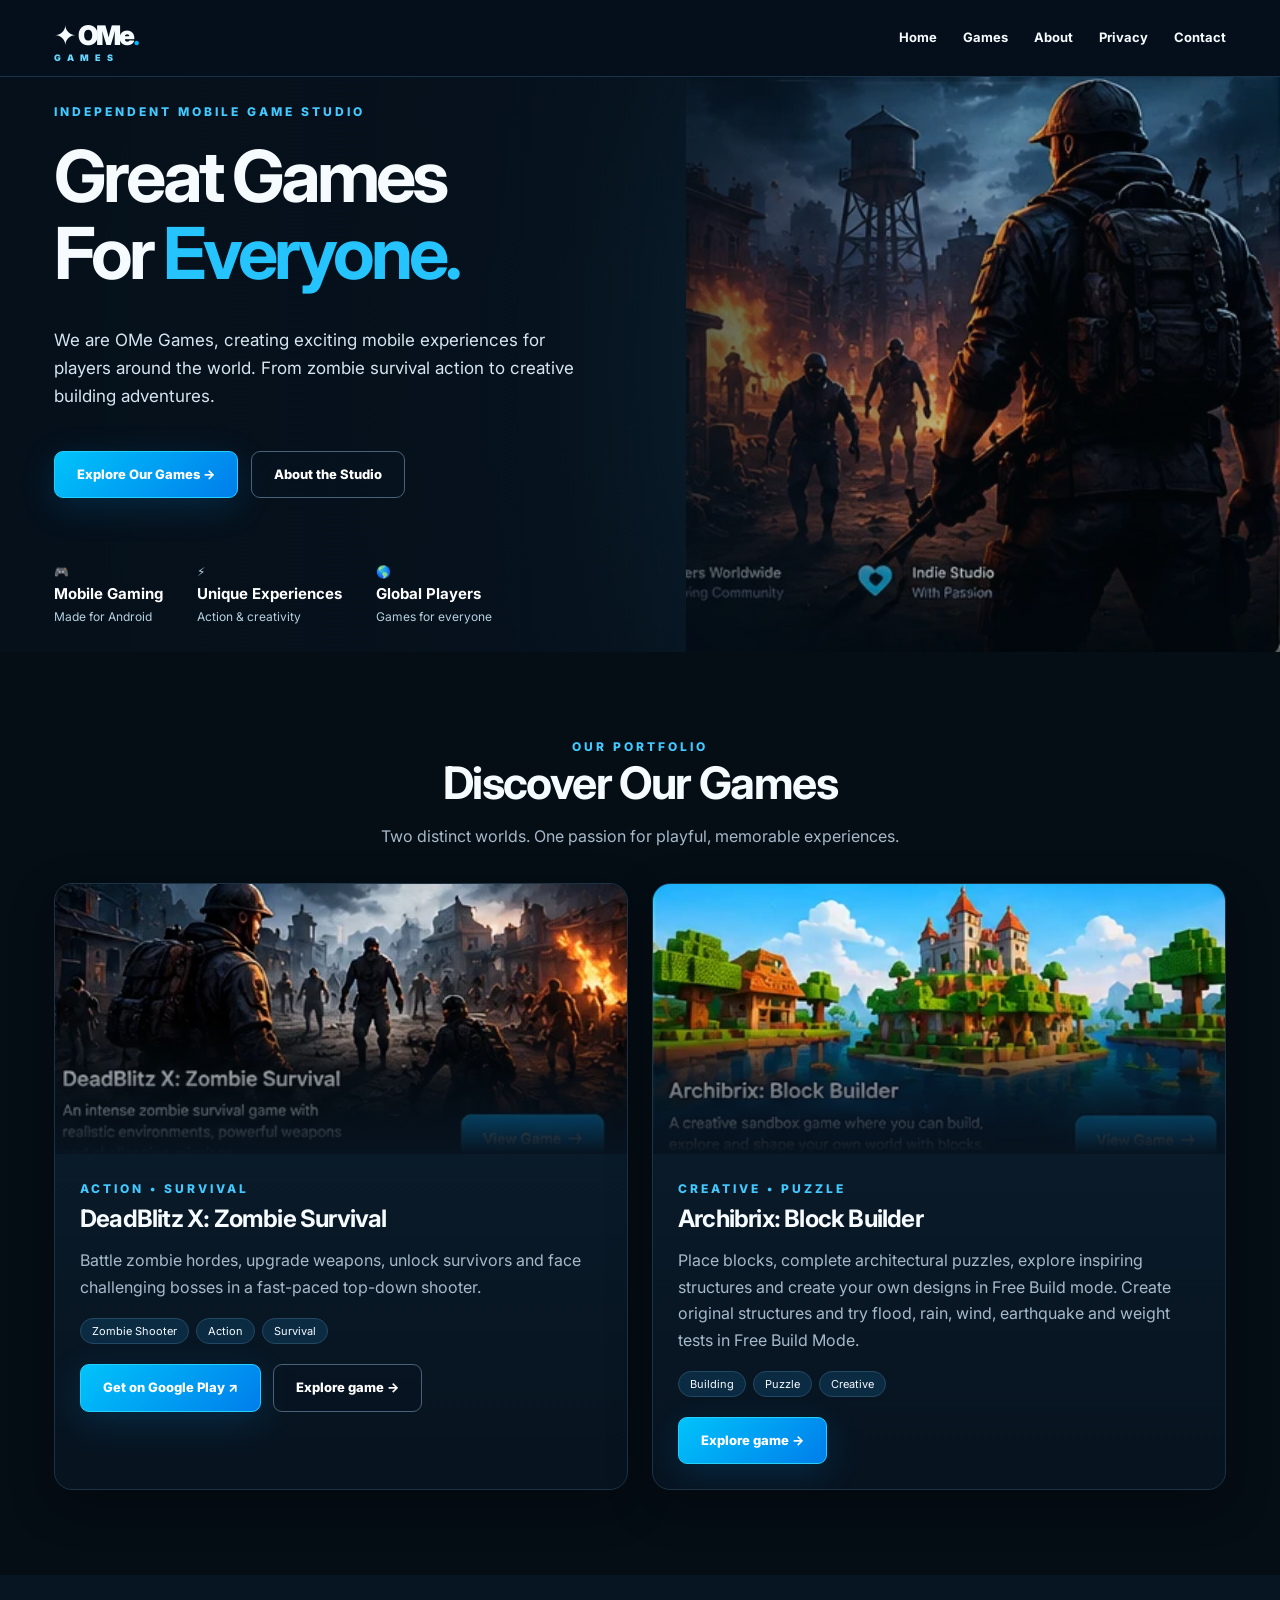
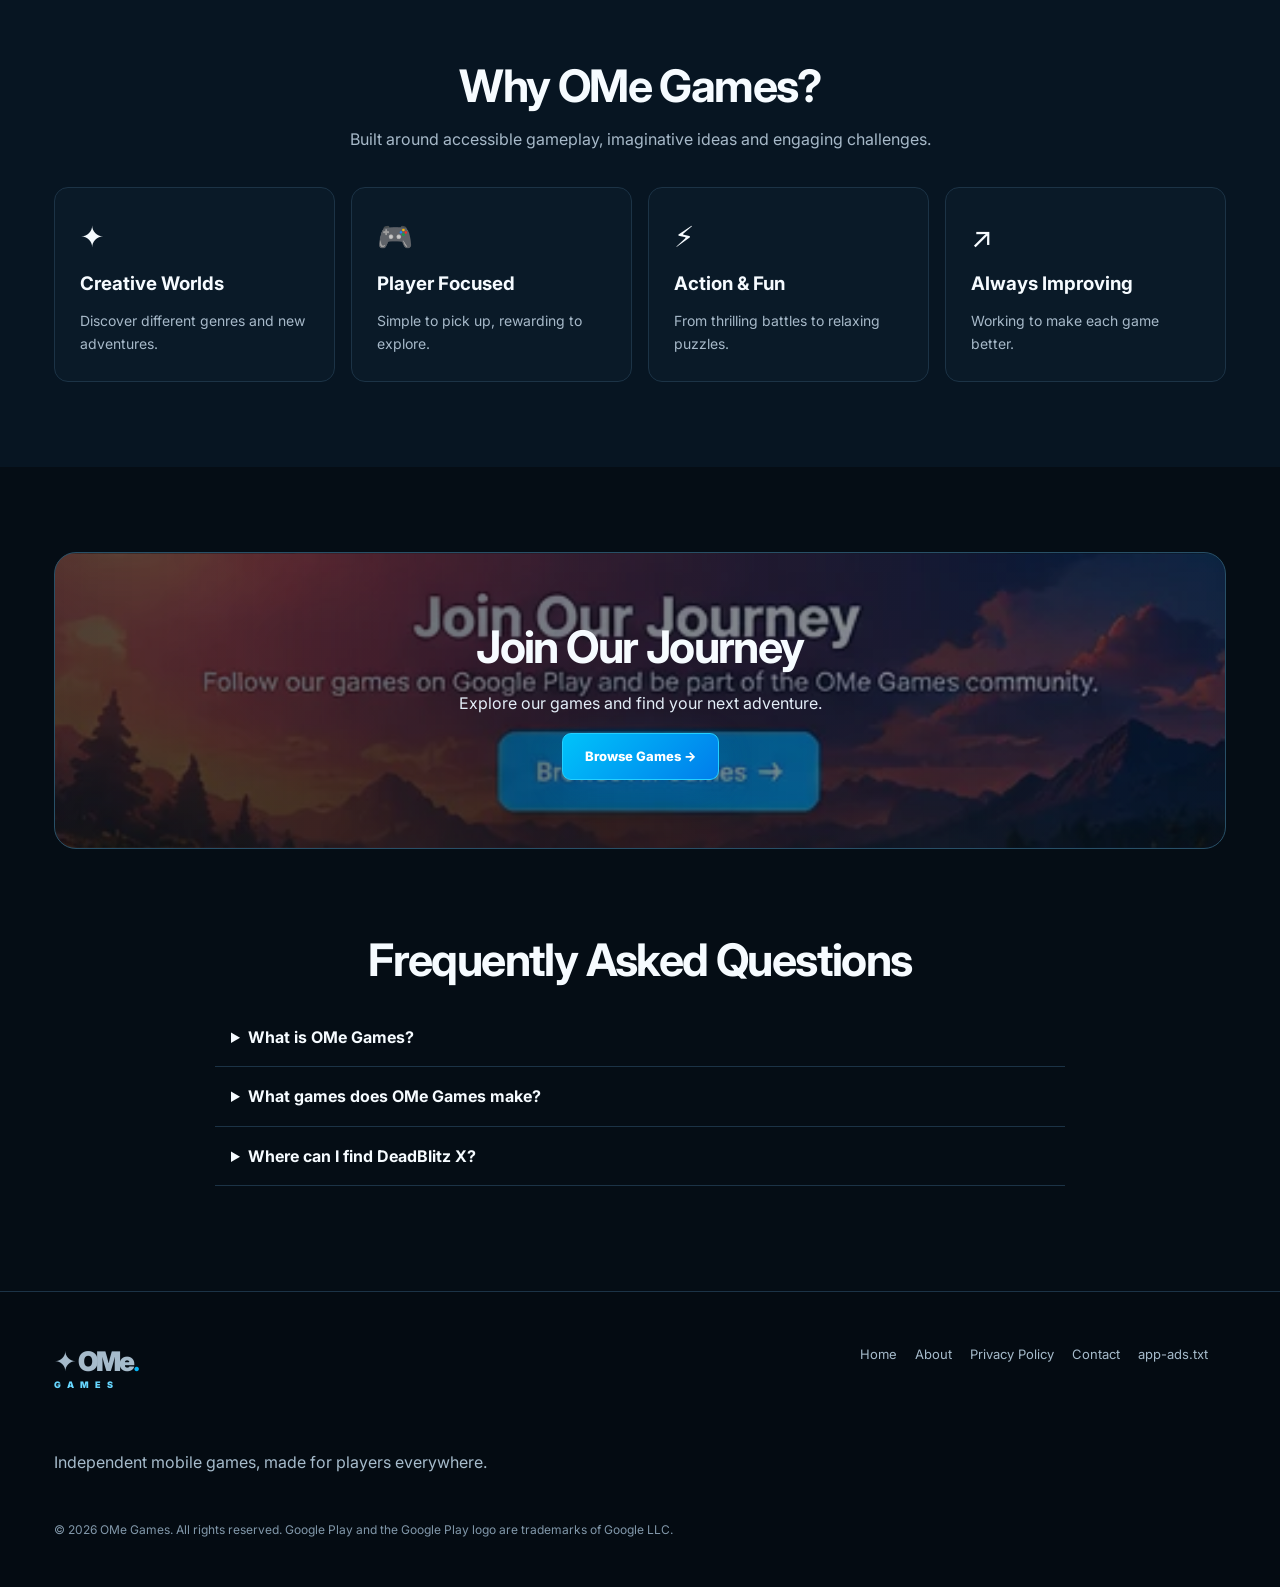
<file: index.html>
<!DOCTYPE html>
<html lang="en"><head><meta charset="utf-8"/><meta content="width=device-width,initial-scale=1" name="viewport"/><title>OMe Games | Mobile Games, Zombie Survival &amp; Creative Building</title><meta content="Discover OMe Games, the independent mobile game studio behind DeadBlitz X: Zombie Survival and Archibrix: Block Builder." name="description"/><meta content="#06111c" name="theme-color"/><link href="https://ome-games.github.io/index.html" rel="canonical"/><meta content="website" property="og:type"/><meta content="OMe Games" property="og:site_name"/><meta content="OMe Games | Mobile Games, Zombie Survival &amp; Creative Building" property="og:title"/><meta content="Discover OMe Games, the independent mobile game studio behind DeadBlitz X: Zombie Survival and Archibrix: Block Builder." property="og:description"/><meta content="https://ome-games.github.io/index.html" property="og:url"/><meta content="https://ome-games.github.io/assets/deadblitz-wide.webp" property="og:image"/><meta content="summary_large_image" name="twitter:card"/><link href="./style.css" rel="stylesheet"/><script type="application/ld+json">{"@context": "https://schema.org", "@graph": [{"@context": "https://schema.org", "@type": "Organization", "name": "OMe Games", "url": "https://ome-games.github.io/", "description": "Independent mobile game studio developing DeadBlitz X: Zombie Survival and Archibrix: Block Builder."}, {"@type": "WebSite", "name": "OMe Games", "url": "https://ome-games.github.io/"}]}</script></head><body><header><nav class="wrap"><a class="logo" href="./index.html">✦ OMe<b>.</b><small>GAMES</small></a><div class="links"><a href="./index.html">Home</a><a href="./games/index.html">Games</a><a href="./about.html">About</a><a href="./privacy.html">Privacy</a><a href="./contact.html">Contact</a></div></nav></header><main><div class="hero"><div class="wrap"><div class="eyebrow">Independent mobile game studio</div><h1>Great Games<br/>For <span class="accent">Everyone.</span></h1><p>We are OMe Games, creating exciting mobile experiences for players around the world. From zombie survival action to creative building adventures.</p><div class="actions"><a class="btn" href="#games">Explore Our Games →</a><a class="btn ghost" href="./about.html">About the Studio</a></div><div class="stats"><div>🎮 <strong>Mobile Gaming</strong>Made for Android</div><div>⚡ <strong>Unique Experiences</strong>Action &amp; creativity</div><div>🌎 <strong>Global Players</strong>Games for everyone</div></div></div></div><section id="games"><div class="wrap"><div class="center"><div class="eyebrow">Our portfolio</div><h2 class="section-title">Discover Our Games</h2><p class="sub">Two distinct worlds. One passion for playful, memorable experiences.</p></div><div class="cards"><article class="game"><div class="art" style="background-image:url('./assets/deadblitz-wide.webp')"></div><div class="body"><div class="eyebrow">Action • Survival</div><h3>DeadBlitz X: Zombie Survival</h3><p>Battle zombie hordes, upgrade weapons, unlock survivors and face challenging bosses in a fast-paced top-down shooter.</p><div class="tags"><span>Zombie Shooter</span><span>Action</span><span>Survival</span></div><div class="buttons"><a class="btn" href="https://play.google.com/store/apps/details?id=com.aistudio.zombiesurvival.vkmzla" rel="noopener" target="_blank">Get on Google Play ↗</a><a class="btn ghost" href="./games/deadblitz-x.html">Explore game →</a></div></div></article><article class="game"><div class="art" style="background-image:url('./assets/archibrix-wide.webp')"></div><div class="body"><div class="eyebrow">Creative • Puzzle</div><h3>Archibrix: Block Builder</h3><p>Place blocks, complete architectural puzzles, explore inspiring structures and create your own designs in Free Build mode. Create original structures and try flood, rain, wind, earthquake and weight tests in Free Build Mode.</p><div class="tags"><span>Building</span><span>Puzzle</span><span>Creative</span></div><div class="buttons"><a class="btn" href="./games/archibrix.html">Explore game →</a></div></div></article></div></div></section><section style="background:#071522"><div class="wrap"><div class="center"><h2 class="section-title">Why OMe Games?</h2><p class="sub">Built around accessible gameplay, imaginative ideas and engaging challenges.</p></div><div class="features"><div class="feature"><div class="symbol">✦</div><h3>Creative Worlds</h3><p>Discover different genres and new adventures.</p></div><div class="feature"><div class="symbol">🎮</div><h3>Player Focused</h3><p>Simple to pick up, rewarding to explore.</p></div><div class="feature"><div class="symbol">⚡</div><h3>Action &amp; Fun</h3><p>From thrilling battles to relaxing puzzles.</p></div><div class="feature"><div class="symbol">↗</div><h3>Always Improving</h3><p>Working to make each game better.</p></div></div></div></section><section><div class="wrap"><div class="banner"><h2 class="section-title">Join Our Journey</h2><p>Explore our games and find your next adventure.</p><a class="btn" href="#games">Browse Games →</a></div></div></section><section style="padding-top:0"><div class="wrap"><h2 class="section-title center">Frequently Asked Questions</h2><div class="faq"><details><summary>What is OMe Games?</summary><p>OMe Games is an independent mobile game studio creating action and creative puzzle games.</p></details><details><summary>What games does OMe Games make?</summary><p>Our portfolio includes DeadBlitz X: Zombie Survival and Archibrix: Block Builder.</p></details><details><summary>Where can I find DeadBlitz X?</summary><p>DeadBlitz X is available through its official Google Play listing.</p></details></div></div></section></main><footer><div class="wrap"><div class="foot"><div><a class="logo" href="./index.html">✦ OMe<b>.</b><small>GAMES</small></a><p>Independent mobile games, made for players everywhere.</p></div><div><a href="./index.html">Home</a><a href="./about.html">About</a><a href="./privacy.html">Privacy Policy</a><a href="./contact.html">Contact</a><a href="./app-ads.txt">app-ads.txt</a></div></div><div class="fine">© 2026 OMe Games. All rights reserved. Google Play and the Google Play logo are trademarks of Google LLC.</div></div></footer></body></html>
</file>
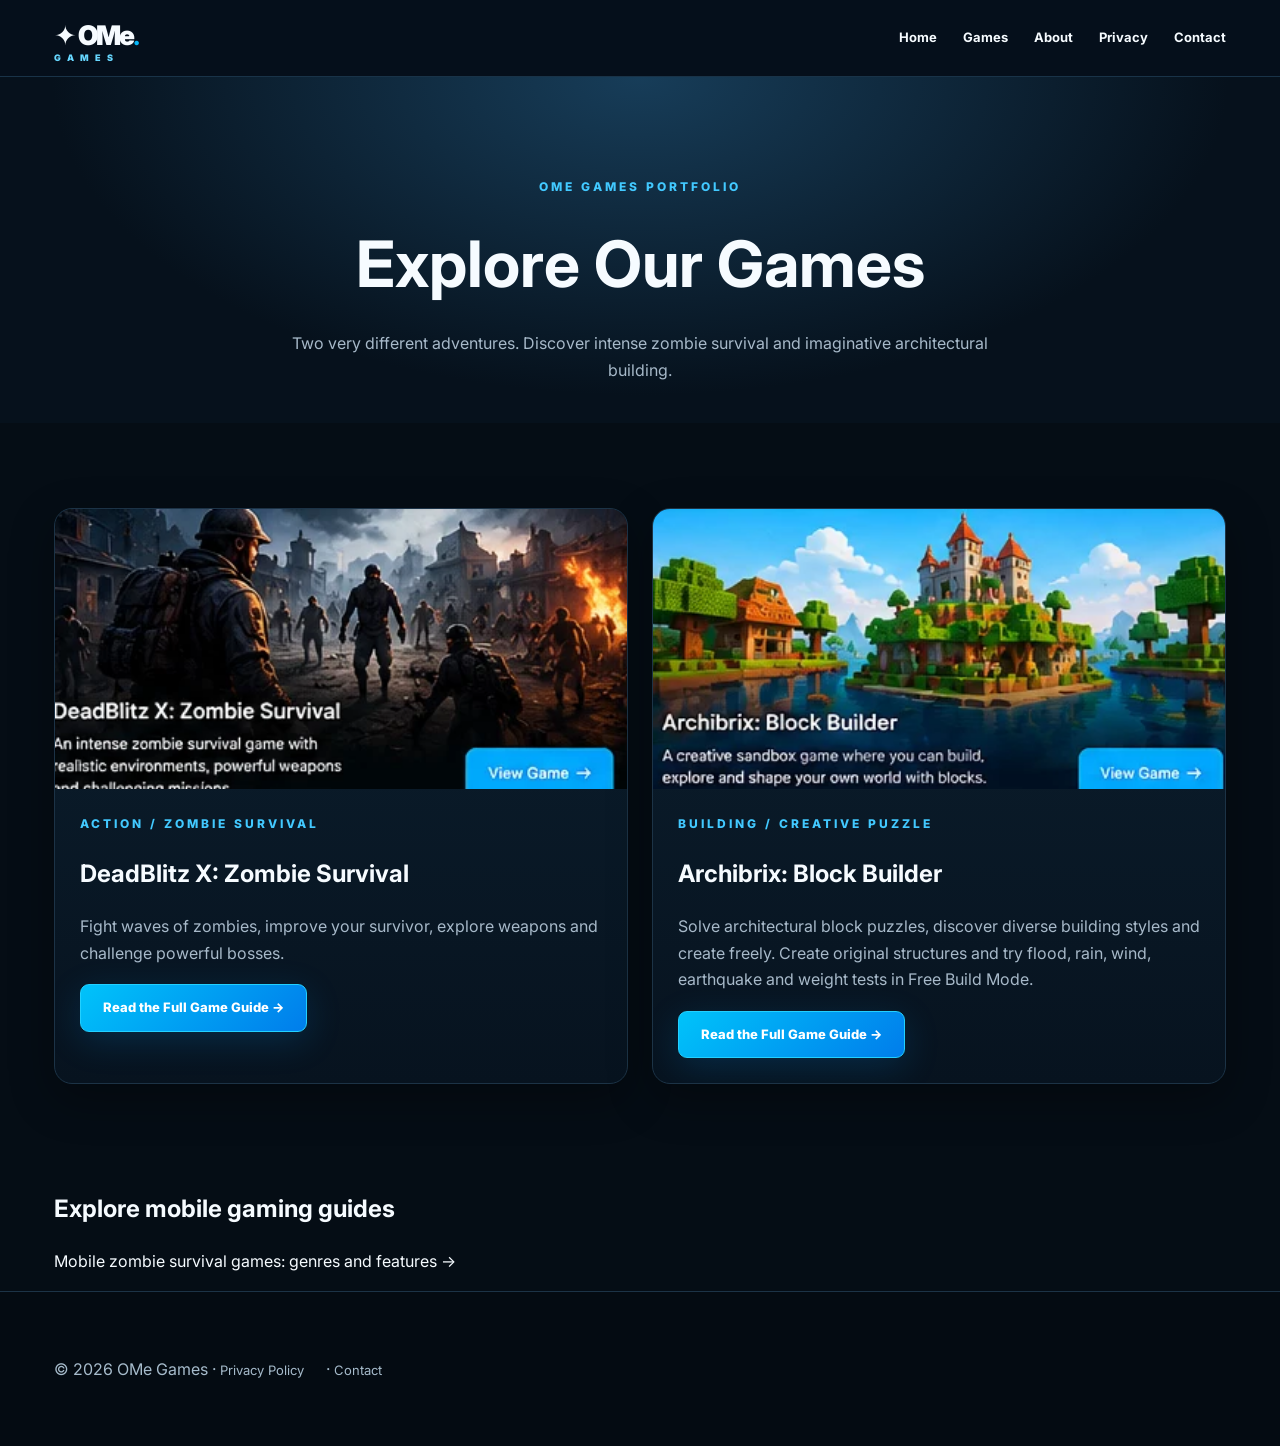
<file: games/index.html>
<!DOCTYPE html>
<html lang="en"><head><meta charset="utf-8"/><meta content="width=device-width,initial-scale=1" name="viewport"/><title>Our Games – DeadBlitz X and Archibrix | OMe Games</title><meta content="Explore OMe Games Android titles: DeadBlitz X zombie survival shooter and Archibrix creative building puzzles. Read detailed guides and discover each game." name="description"/><link href="https://ome-games.github.io/games/" rel="canonical"/><meta content="Our Games | OMe Games" property="og:title"/><meta content="https://ome-games.github.io/assets/world.webp" property="og:image"/><link href="../style.css" rel="stylesheet"/></head><body><header><nav class="wrap"><a class="logo" href="../index.html">✦ OMe<b>.</b><small>GAMES</small></a><div class="links"><a href="../index.html">Home</a><a href="./index.html">Games</a><a href="../about.html">About</a><a href="../privacy.html">Privacy</a><a href="../contact.html">Contact</a></div></nav></header><main><section class="catalog-intro"><div class="wrap center"><div class="eyebrow">OMe Games portfolio</div><h1>Explore Our Games</h1><p class="sub">Two very different adventures. Discover intense zombie survival and imaginative architectural building.</p></div></section><section><div class="wrap"><div class="cards"><article class="game"><a href="./deadblitz-x.html"><img alt="Illustrative DeadBlitz X zombie survival artwork" class="catalog-image" src="../assets/deadblitz-wide.webp"/></a><div class="body"><div class="eyebrow">Action / Zombie Survival</div><h2>DeadBlitz X: Zombie Survival</h2><p>Fight waves of zombies, improve your survivor, explore weapons and challenge powerful bosses.</p><a class="btn" href="./deadblitz-x.html">Read the Full Game Guide →</a></div></article><article class="game"><a href="./archibrix.html"><img alt="Illustrative Archibrix block building artwork" class="catalog-image" src="../assets/archibrix-wide.webp"/></a><div class="body"><div class="eyebrow">Building / Creative Puzzle</div><h2>Archibrix: Block Builder</h2><p>Solve architectural block puzzles, discover diverse building styles and create freely. Create original structures and try flood, rain, wind, earthquake and weight tests in Free Build Mode.</p><a class="btn" href="./archibrix.html">Read the Full Game Guide →</a></div></article></div></div></section><section class="wrap"><h2>Explore mobile gaming guides</h2><p><a href="../guides/mobile-zombie-games.html">Mobile zombie survival games: genres and features →</a></p></section></main><footer><div class="wrap"><p>© 2026 OMe Games · <a href="../privacy.html">Privacy Policy</a> · <a href="../contact.html">Contact</a></p></div></footer></body></html>
</file>
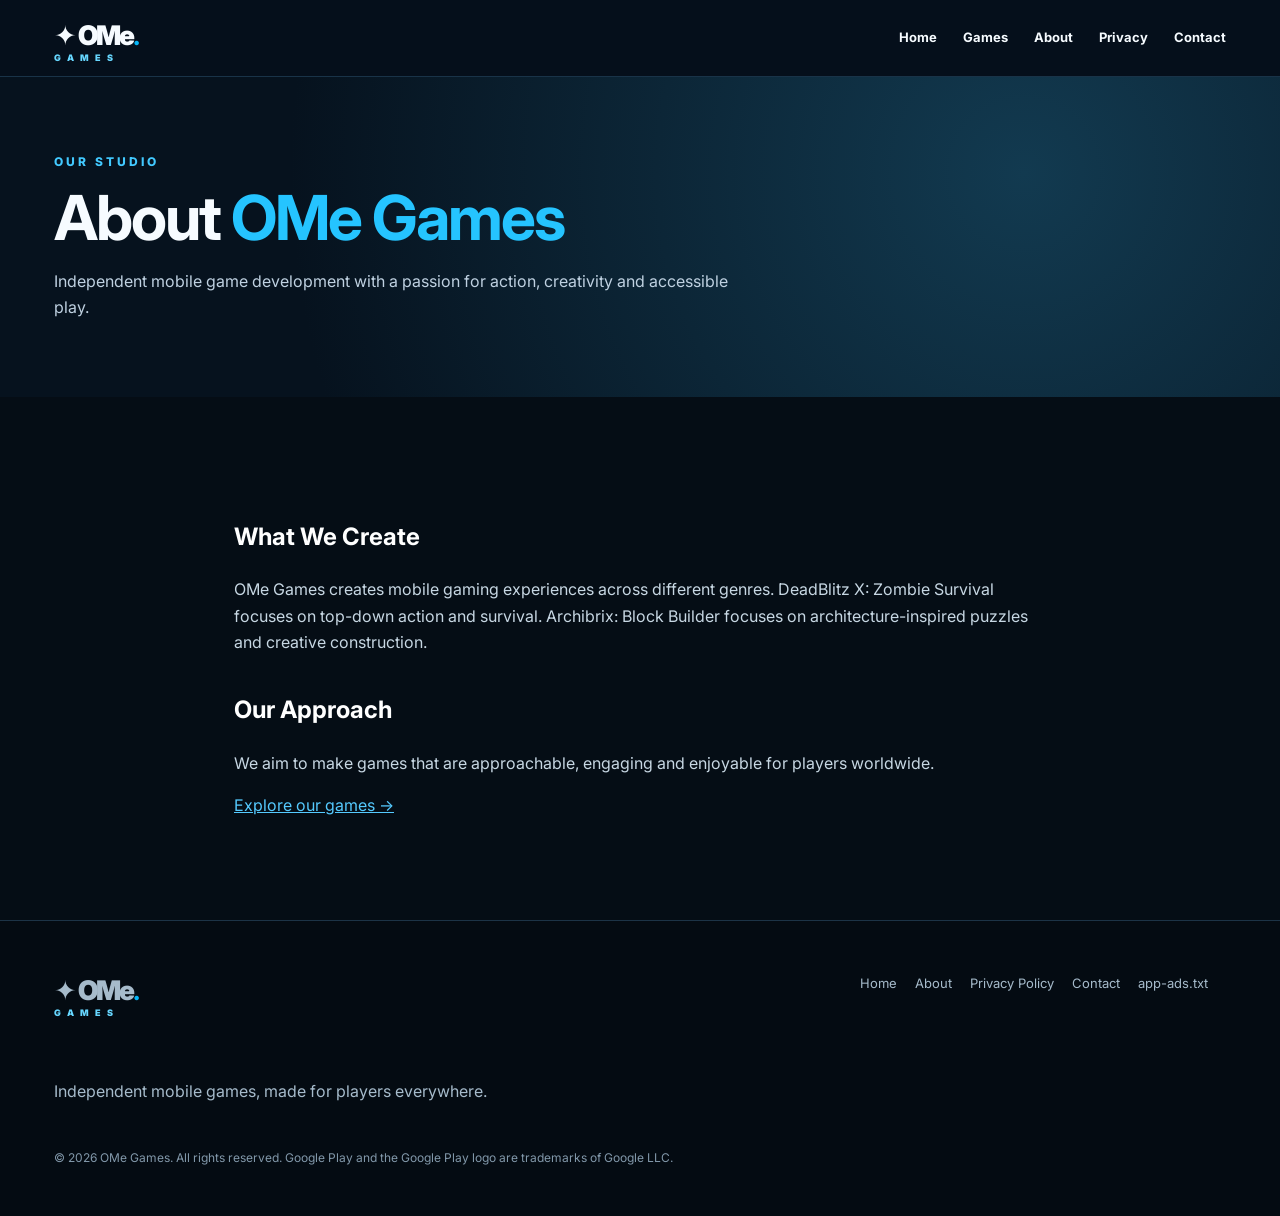
<file: about.html>
<!doctype html><html lang="en"><head><meta charset="utf-8"><meta name="viewport" content="width=device-width,initial-scale=1"><title>About OMe Games | Independent Mobile Game Studio</title><meta name="description" content="Learn about OMe Games and our mobile games DeadBlitz X and Archibrix."><meta name="theme-color" content="#06111c"><link rel="canonical" href="https://ome-games.github.io/about.html"><meta property="og:type" content="website"><meta property="og:site_name" content="OMe Games"><meta property="og:title" content="About OMe Games | Independent Mobile Game Studio"><meta property="og:description" content="Learn about OMe Games and our mobile games DeadBlitz X and Archibrix."><meta property="og:url" content="https://ome-games.github.io/about.html"><meta property="og:image" content="https://ome-games.github.io/assets/deadblitz-wide.webp"><meta name="twitter:card" content="summary_large_image"><link rel="stylesheet" href="./style.css"><script type="application/ld+json">{"@context": "https://schema.org", "@type": "Organization", "name": "OMe Games", "url": "https://ome-games.github.io/", "description": "Independent mobile game studio developing DeadBlitz X: Zombie Survival and Archibrix: Block Builder."}</script></head><body><header><nav class="wrap"><a class="logo" href="./index.html">✦ OMe<b>.</b><small>GAMES</small></a><div class="links"><a href="./index.html">Home</a><a href="./games/index.html">Games</a><a href="./about.html">About</a><a href="./privacy.html">Privacy</a><a href="./contact.html">Contact</a></div></nav></header><main><div class="pagehero"><div class="wrap"><div class="eyebrow">Our studio</div><h1>About <span class="accent">OMe Games</span></h1><p>Independent mobile game development with a passion for action, creativity and accessible play.</p></div></div><section><div class="wrap copy"><h2>What We Create</h2><p>OMe Games creates mobile gaming experiences across different genres. DeadBlitz X: Zombie Survival focuses on top-down action and survival. Archibrix: Block Builder focuses on architecture-inspired puzzles and creative construction.</p><h2>Our Approach</h2><p>We aim to make games that are approachable, engaging and enjoyable for players worldwide.</p><p><a href="./games/index.html">Explore our games →</a></p></div></section></main><footer><div class="wrap"><div class="foot"><div><a class="logo" href="./index.html">✦ OMe<b>.</b><small>GAMES</small></a><p>Independent mobile games, made for players everywhere.</p></div><div><a href="./index.html">Home</a><a href="./about.html">About</a><a href="./privacy.html">Privacy Policy</a><a href="./contact.html">Contact</a><a href="./app-ads.txt">app-ads.txt</a></div></div><div class="fine">© 2026 OMe Games. All rights reserved. Google Play and the Google Play logo are trademarks of Google LLC.</div></div></footer></body></html>
</file>
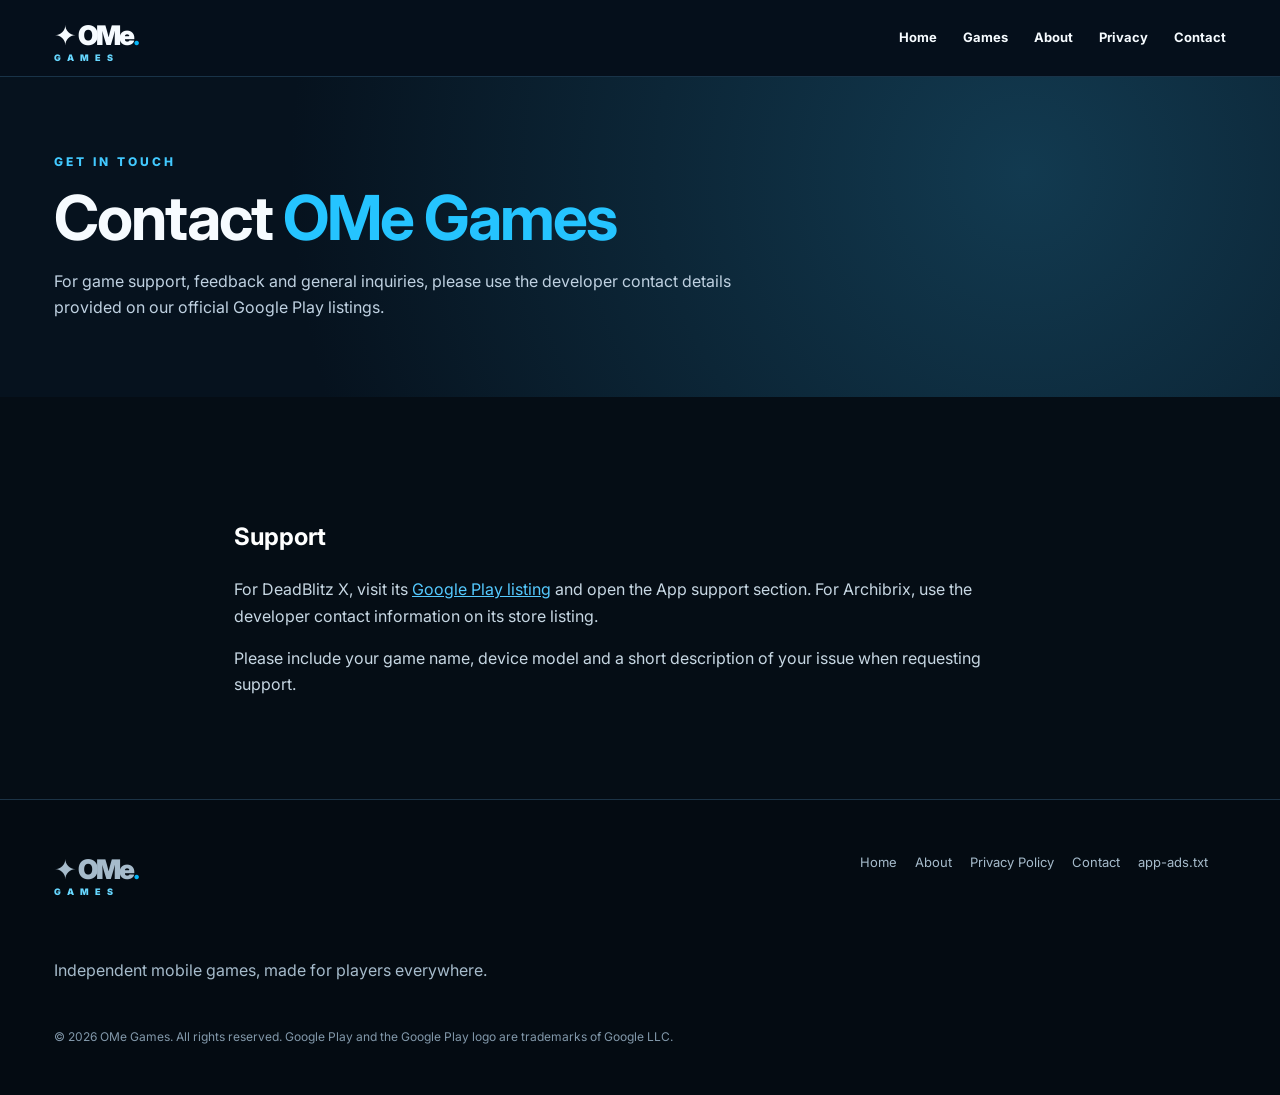
<file: contact.html>
<!doctype html><html lang="en"><head><meta charset="utf-8"><meta name="viewport" content="width=device-width,initial-scale=1"><title>Contact OMe Games | Support & Inquiries</title><meta name="description" content="Get in touch with OMe Games for game support, feedback and business inquiries."><meta name="theme-color" content="#06111c"><link rel="canonical" href="https://ome-games.github.io/contact.html"><meta property="og:type" content="website"><meta property="og:site_name" content="OMe Games"><meta property="og:title" content="Contact OMe Games | Support & Inquiries"><meta property="og:description" content="Get in touch with OMe Games for game support, feedback and business inquiries."><meta property="og:url" content="https://ome-games.github.io/contact.html"><meta property="og:image" content="https://ome-games.github.io/assets/deadblitz-wide.webp"><meta name="twitter:card" content="summary_large_image"><link rel="stylesheet" href="./style.css"></head><body><header><nav class="wrap"><a class="logo" href="./index.html">✦ OMe<b>.</b><small>GAMES</small></a><div class="links"><a href="./index.html">Home</a><a href="./games/index.html">Games</a><a href="./about.html">About</a><a href="./privacy.html">Privacy</a><a href="./contact.html">Contact</a></div></nav></header><main><div class="pagehero"><div class="wrap"><div class="eyebrow">Get in touch</div><h1>Contact <span class="accent">OMe Games</span></h1><p>For game support, feedback and general inquiries, please use the developer contact details provided on our official Google Play listings.</p></div></div><section><div class="wrap copy"><h2>Support</h2><p>For DeadBlitz X, visit its <a href="https://play.google.com/store/apps/details?id=com.aistudio.zombiesurvival.vkmzla">Google Play listing</a> and open the App support section. For Archibrix, use the developer contact information on its store listing.</p><p>Please include your game name, device model and a short description of your issue when requesting support.</p></div></section></main><footer><div class="wrap"><div class="foot"><div><a class="logo" href="./index.html">✦ OMe<b>.</b><small>GAMES</small></a><p>Independent mobile games, made for players everywhere.</p></div><div><a href="./index.html">Home</a><a href="./about.html">About</a><a href="./privacy.html">Privacy Policy</a><a href="./contact.html">Contact</a><a href="./app-ads.txt">app-ads.txt</a></div></div><div class="fine">© 2026 OMe Games. All rights reserved. Google Play and the Google Play logo are trademarks of Google LLC.</div></div></footer></body></html>
</file>
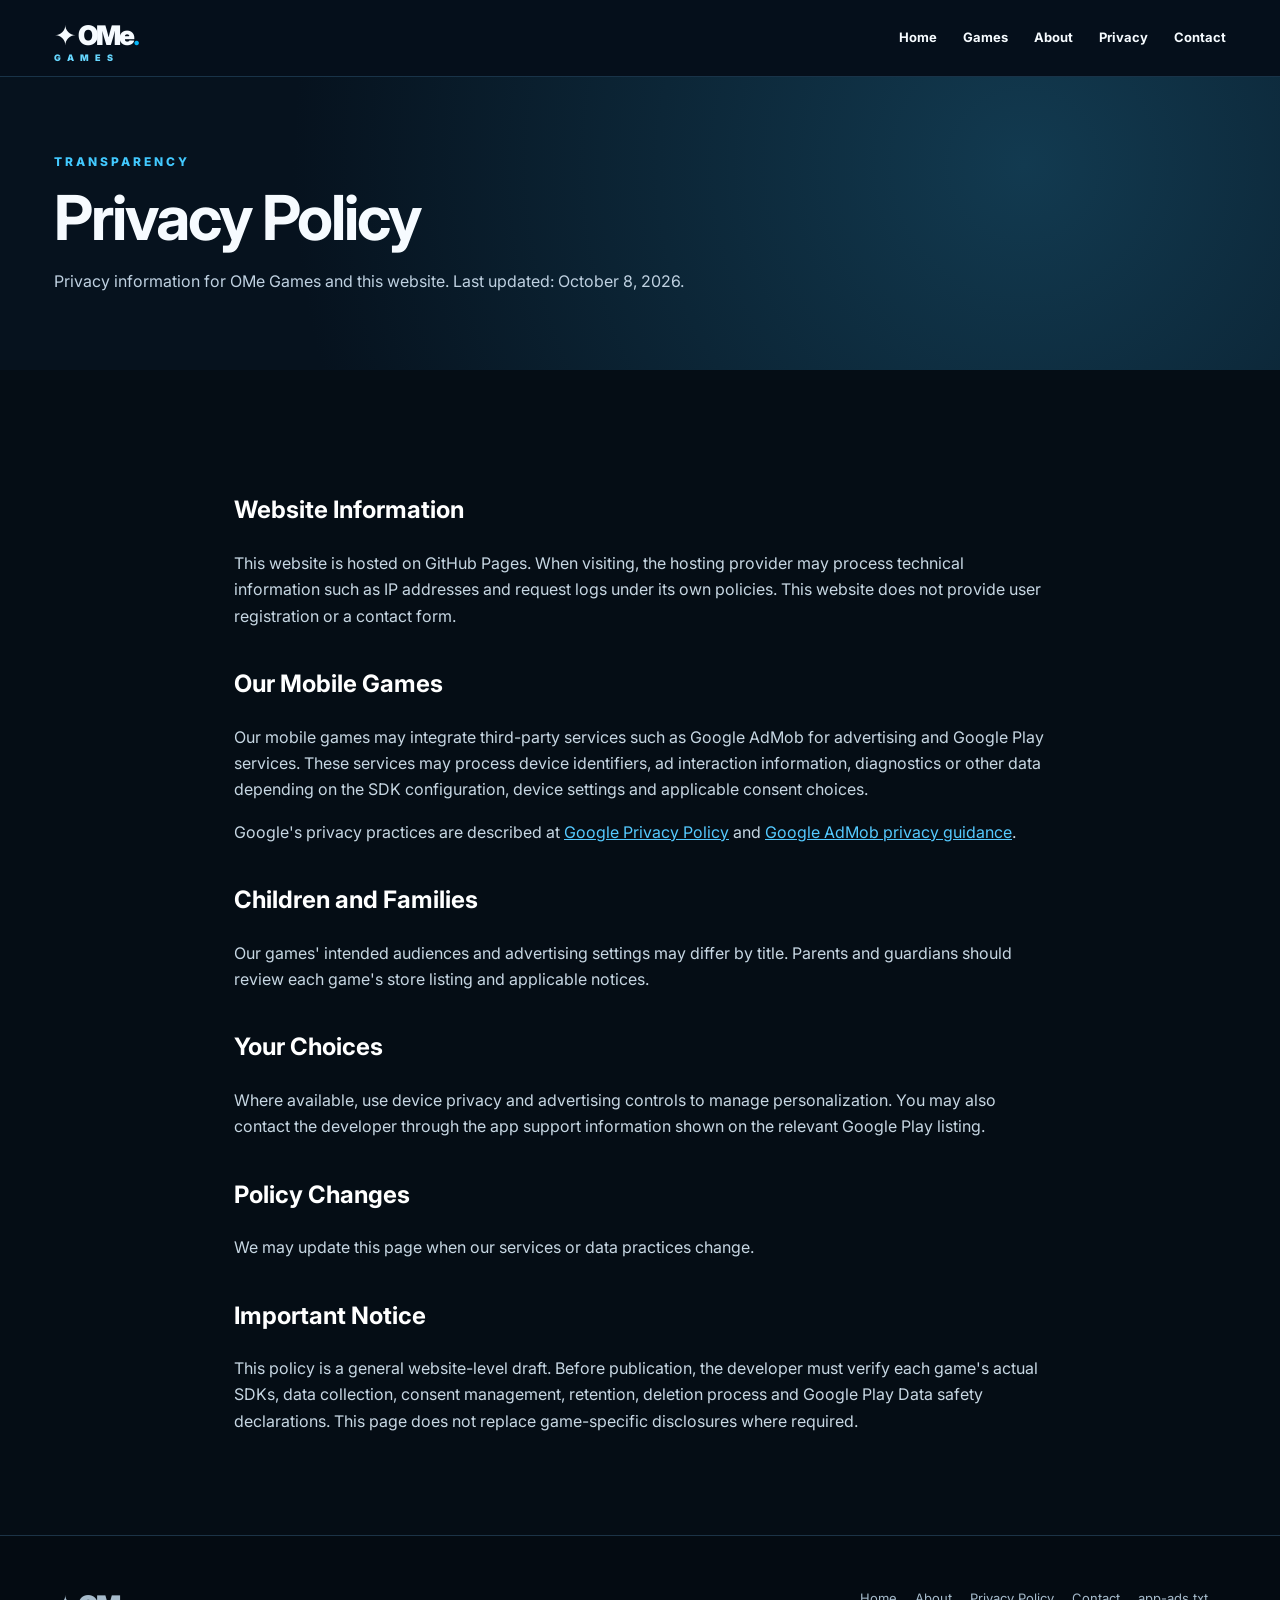
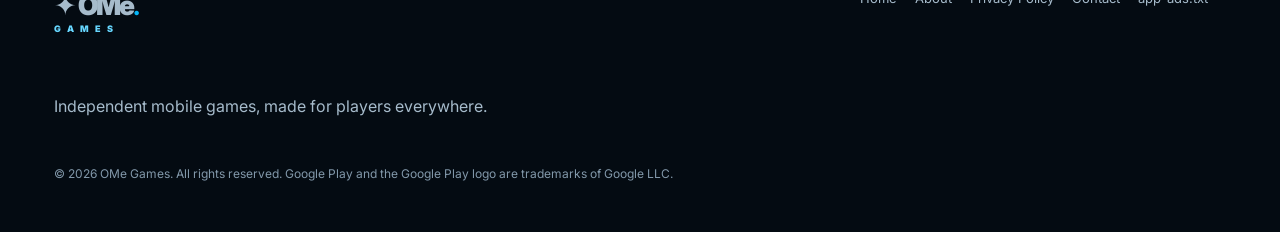
<file: privacy.html>
<!doctype html><html lang="en"><head><meta charset="utf-8"><meta name="viewport" content="width=device-width,initial-scale=1"><title>Privacy Policy | OMe Games</title><meta name="description" content="Read OMe Games website privacy information and disclosures regarding mobile game advertising services."><meta name="theme-color" content="#06111c"><link rel="canonical" href="https://ome-games.github.io/privacy.html"><meta property="og:type" content="website"><meta property="og:site_name" content="OMe Games"><meta property="og:title" content="Privacy Policy | OMe Games"><meta property="og:description" content="Read OMe Games website privacy information and disclosures regarding mobile game advertising services."><meta property="og:url" content="https://ome-games.github.io/privacy.html"><meta property="og:image" content="https://ome-games.github.io/assets/deadblitz-wide.webp"><meta name="twitter:card" content="summary_large_image"><link rel="stylesheet" href="./style.css"></head><body><header><nav class="wrap"><a class="logo" href="./index.html">✦ OMe<b>.</b><small>GAMES</small></a><div class="links"><a href="./index.html">Home</a><a href="./games/index.html">Games</a><a href="./about.html">About</a><a href="./privacy.html">Privacy</a><a href="./contact.html">Contact</a></div></nav></header><main><div class="pagehero"><div class="wrap"><div class="eyebrow">Transparency</div><h1>Privacy Policy</h1><p>Privacy information for OMe Games and this website. Last updated: October 8, 2026.</p></div></div><section><div class="wrap copy"><h2>Website Information</h2><p>This website is hosted on GitHub Pages. When visiting, the hosting provider may process technical information such as IP addresses and request logs under its own policies. This website does not provide user registration or a contact form.</p><h2>Our Mobile Games</h2><p>Our mobile games may integrate third-party services such as Google AdMob for advertising and Google Play services. These services may process device identifiers, ad interaction information, diagnostics or other data depending on the SDK configuration, device settings and applicable consent choices.</p><p>Google's privacy practices are described at <a href="https://policies.google.com/privacy" rel="noopener">Google Privacy Policy</a> and <a href="https://support.google.com/admob/answer/6128543" rel="noopener">Google AdMob privacy guidance</a>.</p><h2>Children and Families</h2><p>Our games' intended audiences and advertising settings may differ by title. Parents and guardians should review each game's store listing and applicable notices.</p><h2>Your Choices</h2><p>Where available, use device privacy and advertising controls to manage personalization. You may also contact the developer through the app support information shown on the relevant Google Play listing.</p><h2>Policy Changes</h2><p>We may update this page when our services or data practices change.</p><h2>Important Notice</h2><p>This policy is a general website-level draft. Before publication, the developer must verify each game's actual SDKs, data collection, consent management, retention, deletion process and Google Play Data safety declarations. This page does not replace game-specific disclosures where required.</p></div></section></main><footer><div class="wrap"><div class="foot"><div><a class="logo" href="./index.html">✦ OMe<b>.</b><small>GAMES</small></a><p>Independent mobile games, made for players everywhere.</p></div><div><a href="./index.html">Home</a><a href="./about.html">About</a><a href="./privacy.html">Privacy Policy</a><a href="./contact.html">Contact</a><a href="./app-ads.txt">app-ads.txt</a></div></div><div class="fine">© 2026 OMe Games. All rights reserved. Google Play and the Google Play logo are trademarks of Google LLC.</div></div></footer></body></html>
</file>
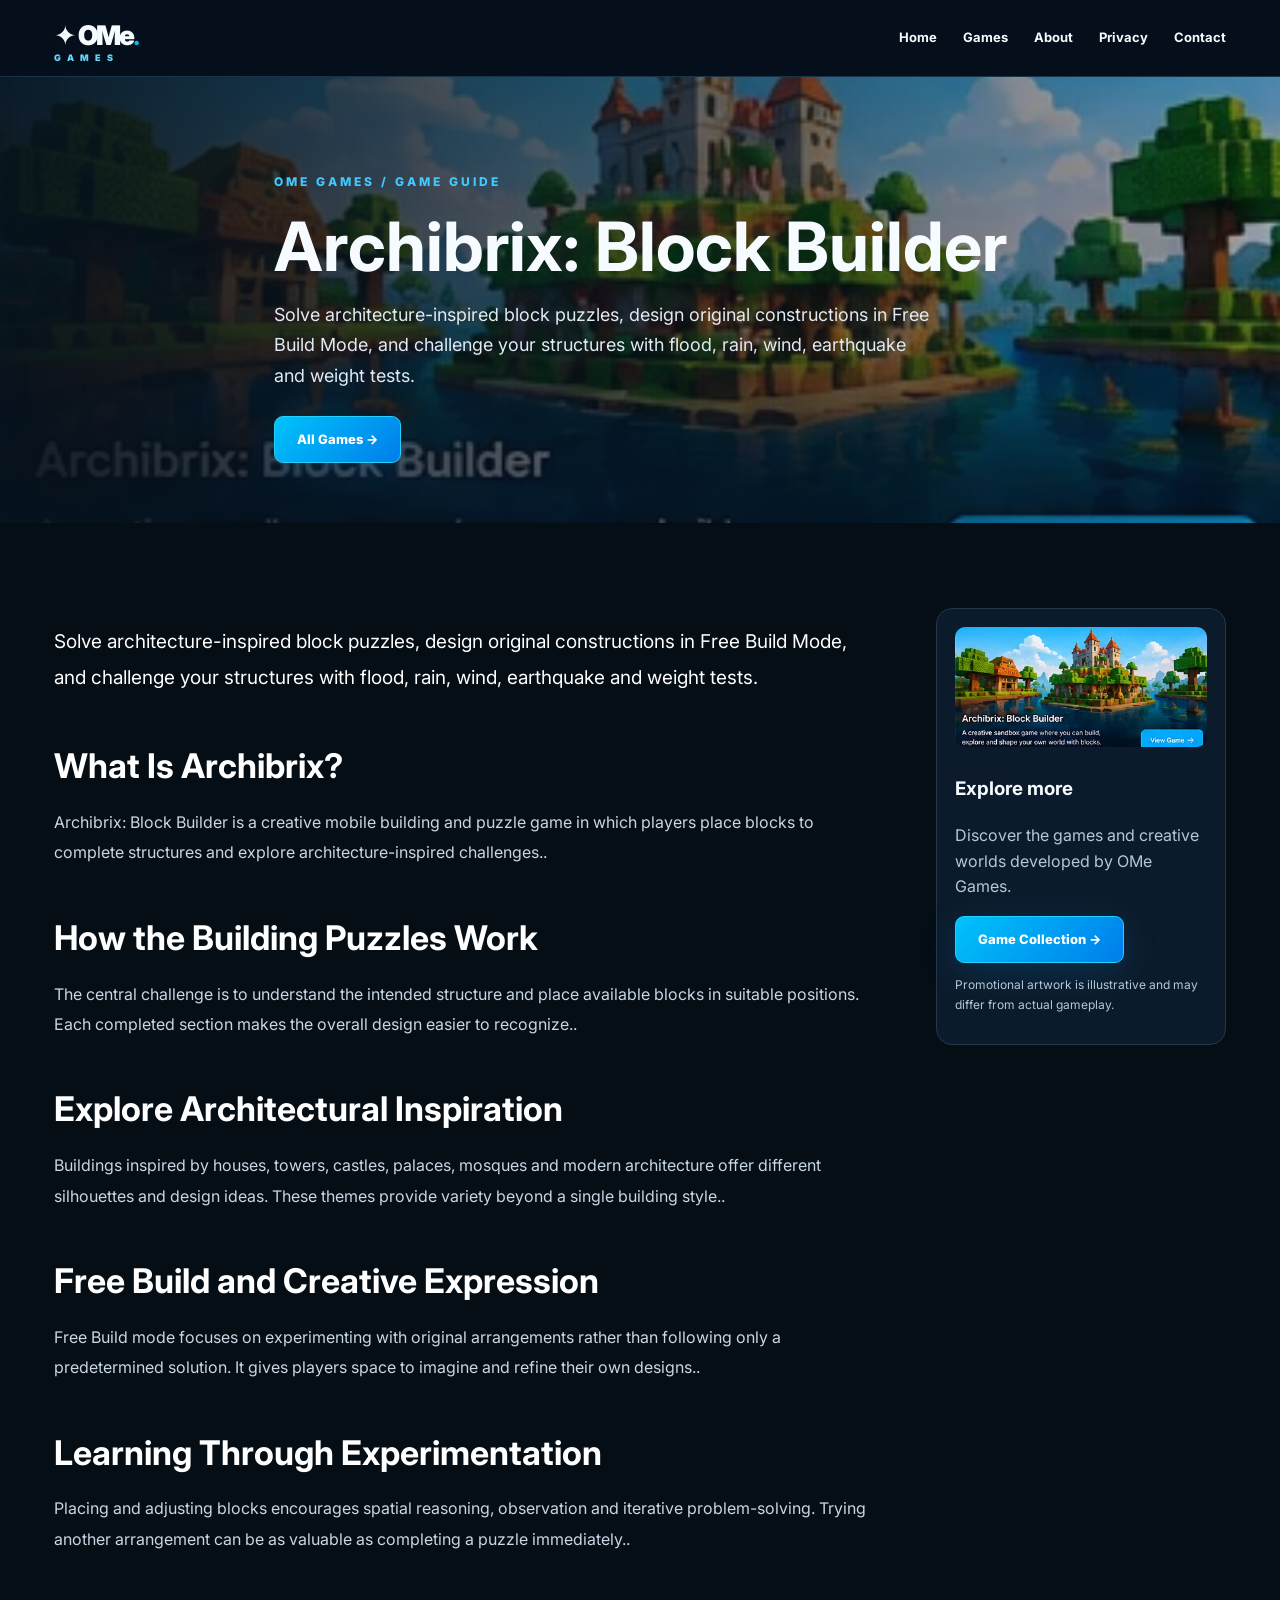
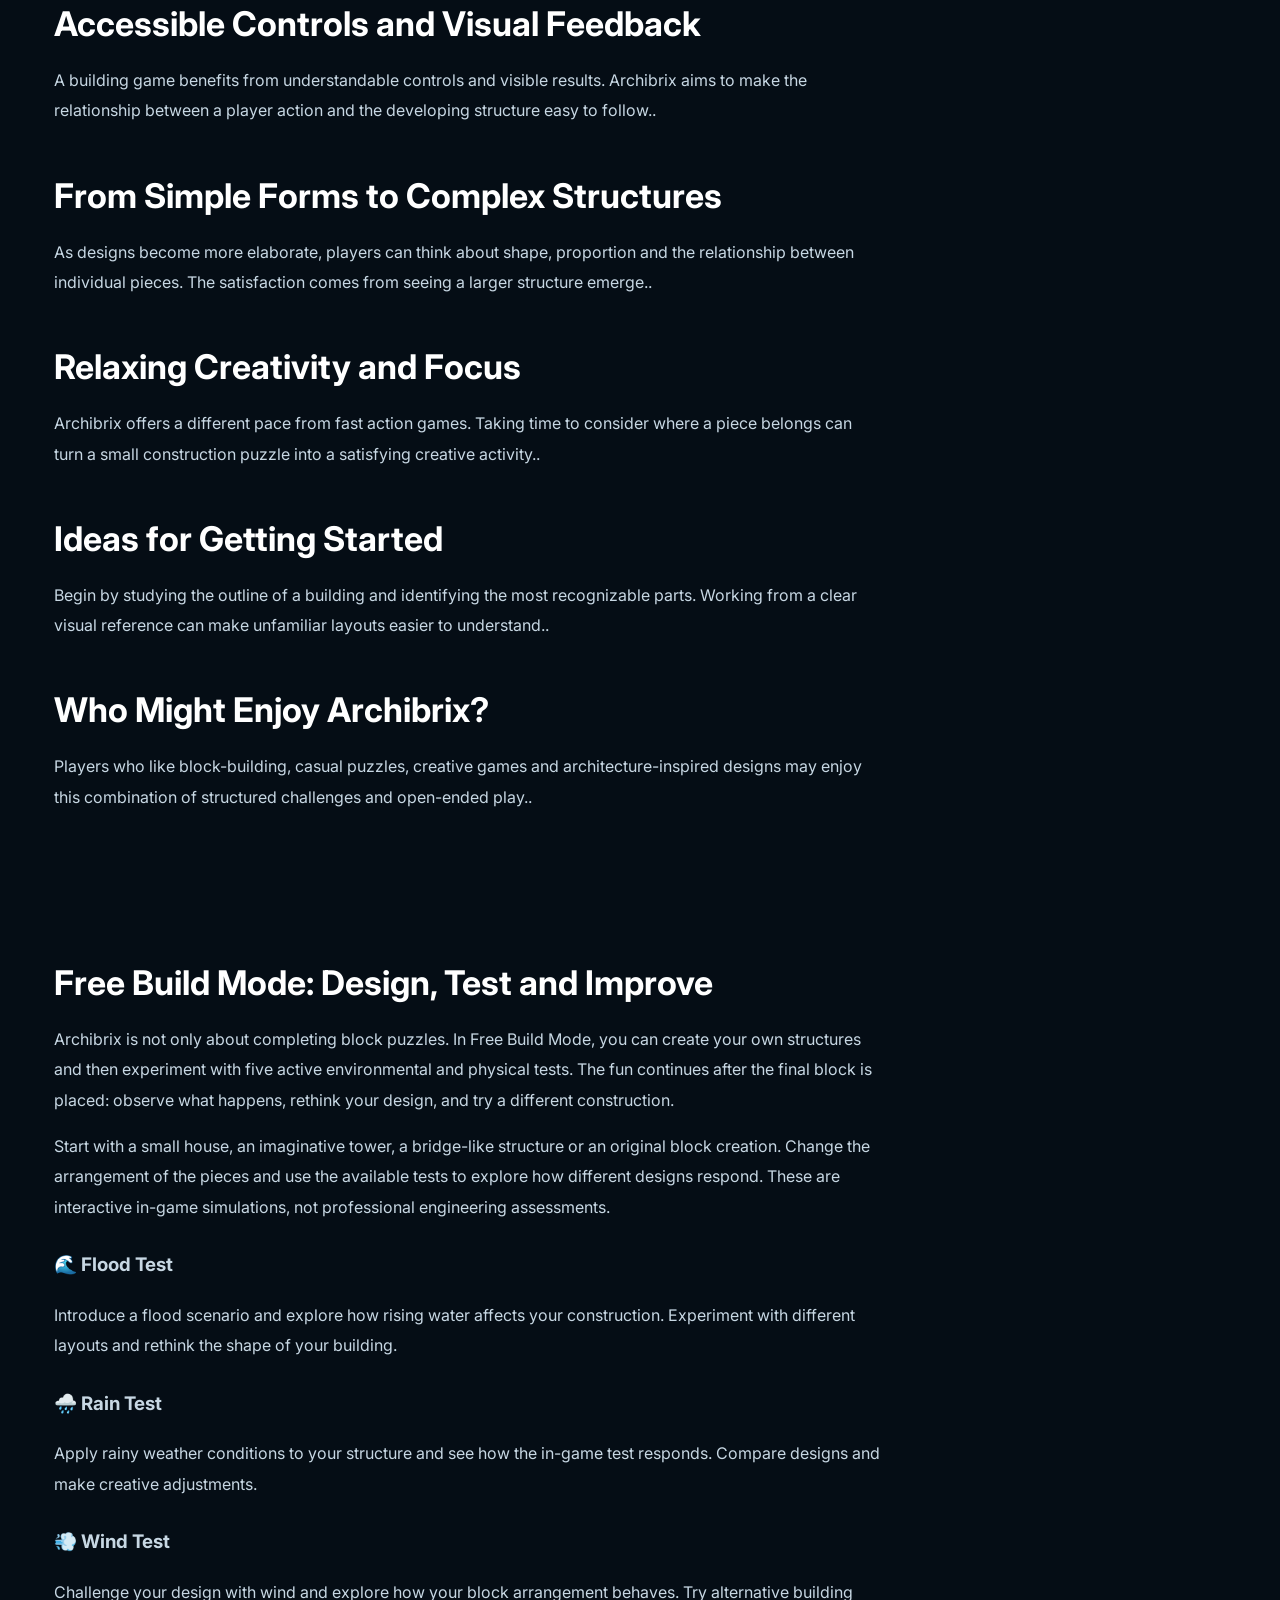
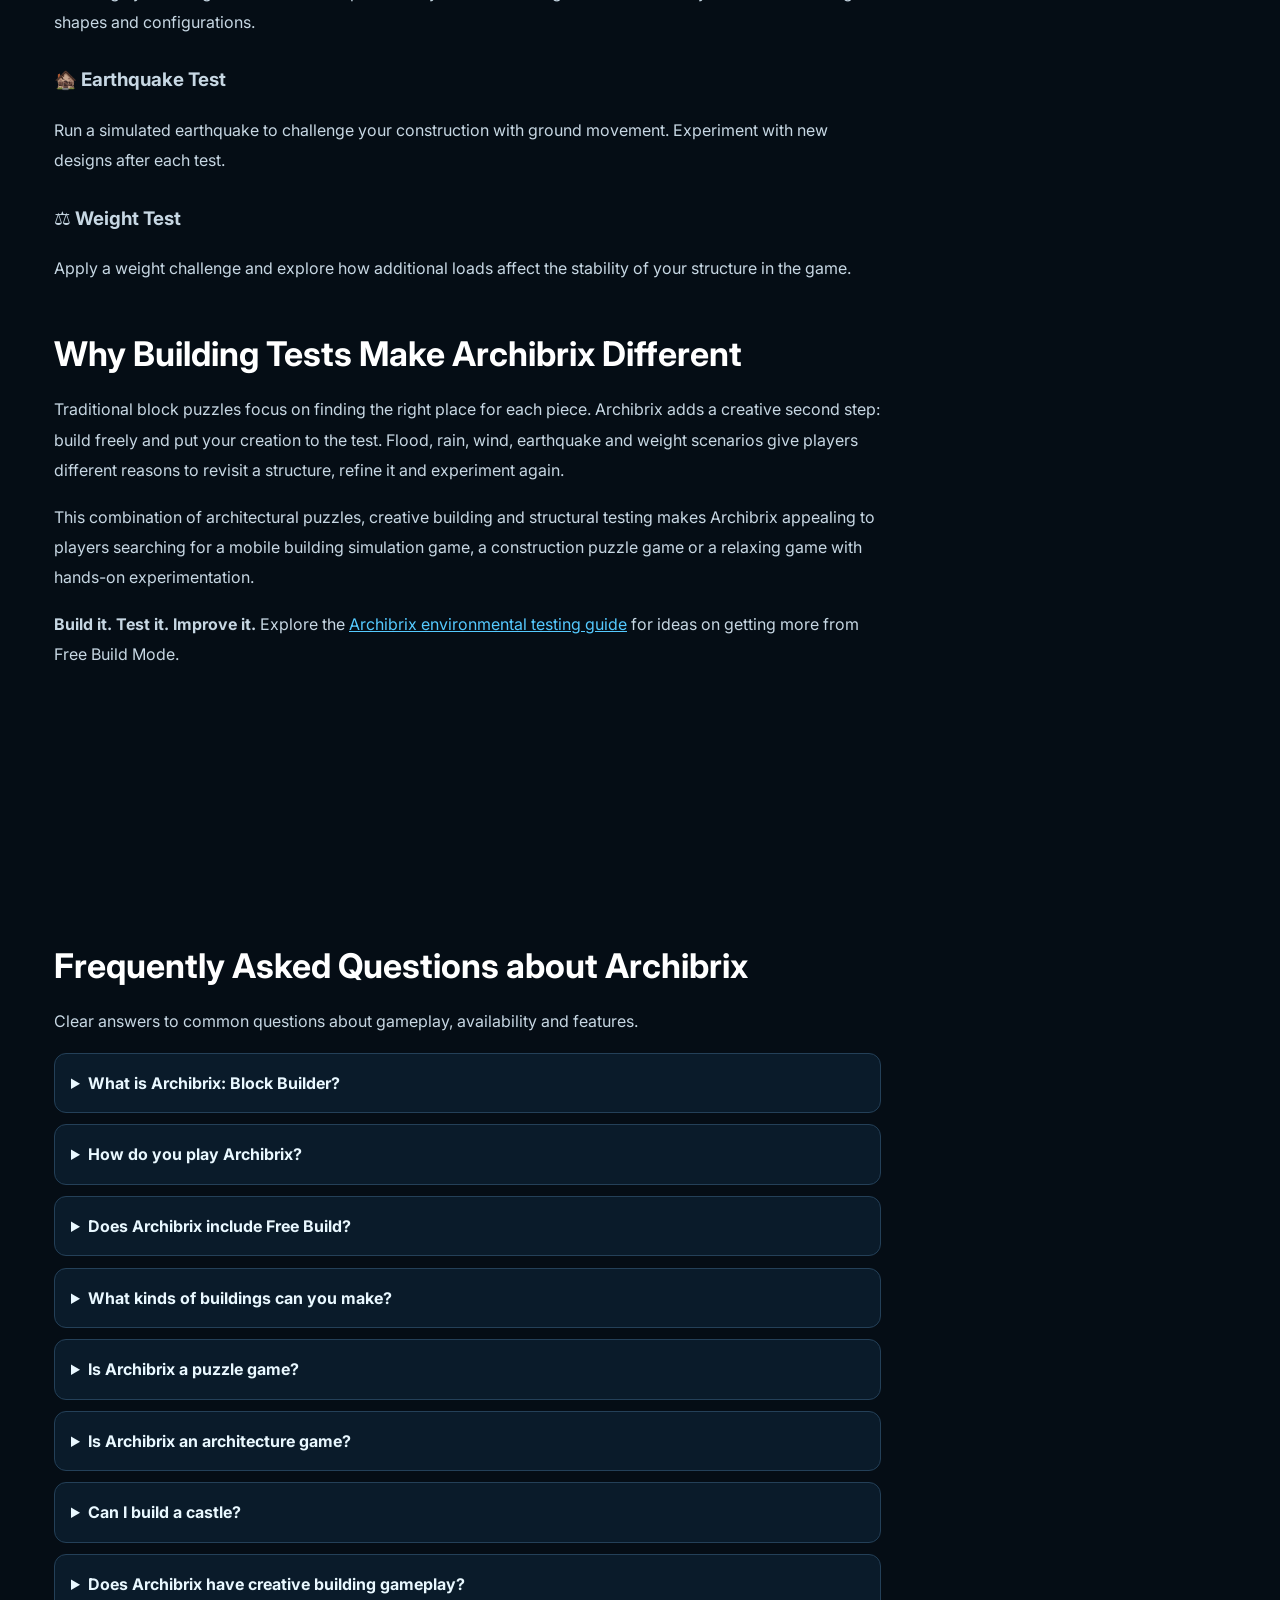
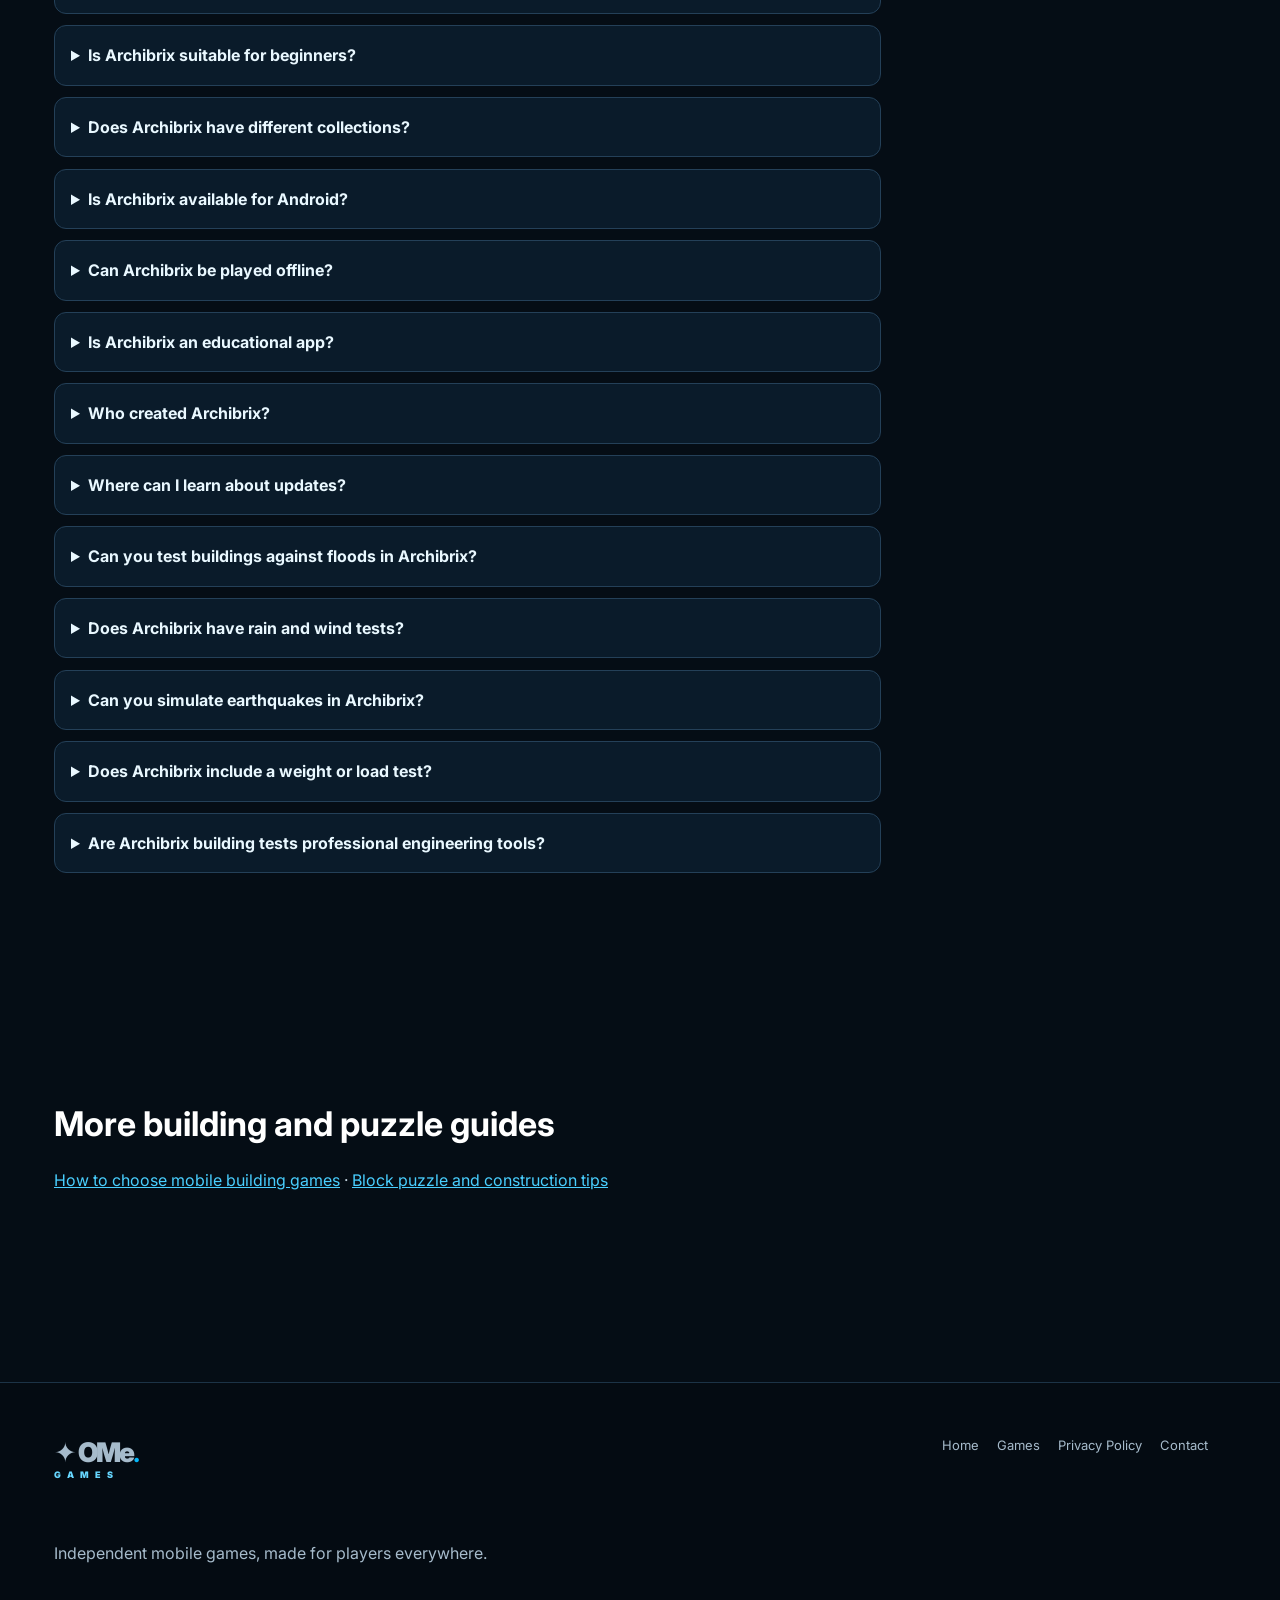
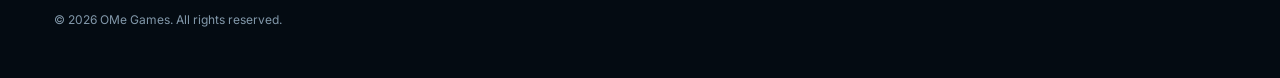
<file: games/archibrix.html>
<!DOCTYPE html>

<html lang="en"><head><meta charset="utf-8"/><meta content="width=device-width, initial-scale=1" name="viewport"/><meta content="#06111c" name="theme-color"/><title>Archibrix: Block Builder – Gameplay, Features &amp; Guide | OMe Games</title><meta content="Play Archibrix: Block Builder, a creative building puzzle with Free Build and flood, rain, wind, earthquake and weight tests for your constructions." name="description"/><link href="https://ome-games.github.io/games/archibrix.html" rel="canonical"/><meta content="article" property="og:type"/><meta content="Archibrix: Block Builder | OMe Games" property="og:title"/><meta content="Play Archibrix: Block Builder, a creative building puzzle with Free Build and flood, rain, wind, earthquake and weight tests for your constructions." property="og:description"/><meta content="https://ome-games.github.io/games/archibrix.html" property="og:url"/><meta content="https://ome-games.github.io/assets/archibrix-wide.webp" property="og:image"/><meta content="summary_large_image" name="twitter:card"/><link href="../style.css" rel="stylesheet"/><script type="application/ld+json">{"@context": "https://schema.org", "@graph": [{"@type": ["VideoGame", "MobileApplication"], "@id": "https://ome-games.github.io/games/archibrix.html#game", "name": "Archibrix: Block Builder", "description": "A mobile building puzzle with creative Free Build Mode and active flood, rain, wind, earthquake and weight tests.", "url": "https://ome-games.github.io/games/archibrix.html", "applicationCategory": "GameApplication", "operatingSystem": "Android", "publisher": {"@type": "Organization", "name": "OMe Games", "url": "https://ome-games.github.io/"}, "image": "https://ome-games.github.io/assets/archibrix-wide.webp"}, {"@type": "FAQPage", "mainEntity": [{"@type": "Question", "name": "What is Archibrix: Block Builder?", "acceptedAnswer": {"@type": "Answer", "text": "Archibrix is a mobile building puzzle game from OMe Games where players place blocks to complete structures and explore creative construction."}}, {"@type": "Question", "name": "How do you play Archibrix?", "acceptedAnswer": {"@type": "Answer", "text": "Players study a structure, choose available blocks and position them to complete the building challenge."}}, {"@type": "Question", "name": "Does Archibrix include Free Build?", "acceptedAnswer": {"@type": "Answer", "text": "Yes. Free Build is a creative mode intended for experimenting with original constructions."}}, {"@type": "Question", "name": "What kinds of buildings can you make?", "acceptedAnswer": {"@type": "Answer", "text": "The game draws inspiration from houses, towers, castles, mosques, palaces and modern architecture."}}, {"@type": "Question", "name": "Is Archibrix a puzzle game?", "acceptedAnswer": {"@type": "Answer", "text": "Yes. Its main challenges combine spatial reasoning, block placement and construction puzzles."}}, {"@type": "Question", "name": "Is Archibrix an architecture game?", "acceptedAnswer": {"@type": "Answer", "text": "It includes architecture-inspired structures and invites players to think about how shapes fit together."}}, {"@type": "Question", "name": "Can I build a castle?", "acceptedAnswer": {"@type": "Answer", "text": "Castle-inspired structures are among the themes explored in Archibrix."}}, {"@type": "Question", "name": "Does Archibrix have creative building gameplay?", "acceptedAnswer": {"@type": "Answer", "text": "Yes. Alongside structured levels, Free Build encourages experimentation with blocks and layouts."}}, {"@type": "Question", "name": "Is Archibrix suitable for beginners?", "acceptedAnswer": {"@type": "Answer", "text": "The core interaction is designed to be approachable: select blocks, position them and learn from each puzzle."}}, {"@type": "Question", "name": "Does Archibrix have different collections?", "acceptedAnswer": {"@type": "Answer", "text": "Yes. Collections organize challenges around different architectural styles and building types."}}, {"@type": "Question", "name": "Is Archibrix available for Android?", "acceptedAnswer": {"@type": "Answer", "text": "Archibrix is designed as a mobile game. Check the official OMe Games links for its current store availability."}}, {"@type": "Question", "name": "Can Archibrix be played offline?", "acceptedAnswer": {"@type": "Answer", "text": "Offline availability should be checked against the latest release; connected services may still require internet access."}}, {"@type": "Question", "name": "Is Archibrix an educational app?", "acceptedAnswer": {"@type": "Answer", "text": "It can encourage spatial reasoning and creative thinking, but it is not presented as a formally certified educational product."}}, {"@type": "Question", "name": "Who created Archibrix?", "acceptedAnswer": {"@type": "Answer", "text": "Archibrix: Block Builder is developed by the independent game studio OMe Games."}}, {"@type": "Question", "name": "Where can I learn about updates?", "acceptedAnswer": {"@type": "Answer", "text": "Check the official OMe Games website and any linked store listing for current release information."}}, {"@type": "Question", "name": "Can you test buildings against floods in Archibrix?", "acceptedAnswer": {"@type": "Answer", "text": "Yes. Free Build Mode includes an active flood test so players can experiment with rising-water scenarios and their constructions."}}, {"@type": "Question", "name": "Does Archibrix have rain and wind tests?", "acceptedAnswer": {"@type": "Answer", "text": "Yes. Rain and wind tests are active in Free Build Mode, alongside flood, earthquake and weight tests."}}, {"@type": "Question", "name": "Can you simulate earthquakes in Archibrix?", "acceptedAnswer": {"@type": "Answer", "text": "Yes. Archibrix includes an earthquake test that lets players experiment with how their in-game structures respond to simulated ground movement."}}, {"@type": "Question", "name": "Does Archibrix include a weight or load test?", "acceptedAnswer": {"@type": "Answer", "text": "Yes. The active weight test lets players experiment with added loads and the behavior of their constructions."}}, {"@type": "Question", "name": "Are Archibrix building tests professional engineering tools?", "acceptedAnswer": {"@type": "Answer", "text": "No. These are creative in-game simulations intended for entertainment and experimentation, not real-world structural safety assessments."}}]}, {"@type": "BreadcrumbList", "itemListElement": [{"@type": "ListItem", "position": 1, "name": "Home", "item": "https://ome-games.github.io/"}, {"@type": "ListItem", "position": 2, "name": "Games", "item": "https://ome-games.github.io/games/"}, {"@type": "ListItem", "position": 3, "name": "Archibrix: Block Builder", "item": "https://ome-games.github.io/games/archibrix.html"}]}]}</script></head><body><header><nav class="wrap"><a class="logo" href="../index.html">✦ OMe<b>.</b><small>GAMES</small></a><div class="links"><a href="../index.html">Home</a><a href="./index.html">Games</a><a href="../about.html">About</a><a href="../privacy.html">Privacy</a><a href="../contact.html">Contact</a></div></nav></header><main><div class="game-hero" style="background-image:linear-gradient(90deg,#06111cf2,#06111c55),url('../assets/archibrix-wide.webp')"><div class="wrap"><div class="eyebrow">OMe Games / Game guide</div><h1>Archibrix: Block Builder</h1><p>Solve architecture-inspired block puzzles, design original constructions in Free Build Mode, and challenge your structures with flood, rain, wind, earthquake and weight tests.</p><div class="actions"><a class="btn" href="./index.html">All Games →</a></div></div></div><section><div class="wrap"><div class="article-layout"><article class="copy"><p class="lead">Solve architecture-inspired block puzzles, design original constructions in Free Build Mode, and challenge your structures with flood, rain, wind, earthquake and weight tests.</p><h2>What Is Archibrix?</h2><p>Archibrix: Block Builder is a creative mobile building and puzzle game in which players place blocks to complete structures and explore architecture-inspired challenges..</p><h2>How the Building Puzzles Work</h2><p>The central challenge is to understand the intended structure and place available blocks in suitable positions. Each completed section makes the overall design easier to recognize..</p><h2>Explore Architectural Inspiration</h2><p>Buildings inspired by houses, towers, castles, palaces, mosques and modern architecture offer different silhouettes and design ideas. These themes provide variety beyond a single building style..</p><h2>Free Build and Creative Expression</h2><p>Free Build mode focuses on experimenting with original arrangements rather than following only a predetermined solution. It gives players space to imagine and refine their own designs..</p><h2>Learning Through Experimentation</h2><p>Placing and adjusting blocks encourages spatial reasoning, observation and iterative problem-solving. Trying another arrangement can be as valuable as completing a puzzle immediately..</p><h2>Accessible Controls and Visual Feedback</h2><p>A building game benefits from understandable controls and visible results. Archibrix aims to make the relationship between a player action and the developing structure easy to follow..</p><h2>From Simple Forms to Complex Structures</h2><p>As designs become more elaborate, players can think about shape, proportion and the relationship between individual pieces. The satisfaction comes from seeing a larger structure emerge..</p><h2>Relaxing Creativity and Focus</h2><p>Archibrix offers a different pace from fast action games. Taking time to consider where a piece belongs can turn a small construction puzzle into a satisfying creative activity..</p><h2>Ideas for Getting Started</h2><p>Begin by studying the outline of a building and identifying the most recognizable parts. Working from a clear visual reference can make unfamiliar layouts easier to understand..</p><h2>Who Might Enjoy Archibrix?</h2><p>Players who like block-building, casual puzzles, creative games and architecture-inspired designs may enjoy this combination of structured challenges and open-ended play..</p><section class="feature-tests" id="environmental-tests"><h2>Free Build Mode: Design, Test and Improve</h2><p>Archibrix is not only about completing block puzzles. In Free Build Mode, you can create your own structures and then experiment with five active environmental and physical tests. The fun continues after the final block is placed: observe what happens, rethink your design, and try a different construction.</p><p>Start with a small house, an imaginative tower, a bridge-like structure or an original block creation. Change the arrangement of the pieces and use the available tests to explore how different designs respond. These are interactive in-game simulations, not professional engineering assessments.</p><div class="test-grid"><div class="test-card"><h3>🌊 Flood Test</h3><p>Introduce a flood scenario and explore how rising water affects your construction. Experiment with different layouts and rethink the shape of your building.</p></div><div class="test-card"><h3>🌧️ Rain Test</h3><p>Apply rainy weather conditions to your structure and see how the in-game test responds. Compare designs and make creative adjustments.</p></div><div class="test-card"><h3>💨 Wind Test</h3><p>Challenge your design with wind and explore how your block arrangement behaves. Try alternative building shapes and configurations.</p></div><div class="test-card"><h3>🏚️ Earthquake Test</h3><p>Run a simulated earthquake to challenge your construction with ground movement. Experiment with new designs after each test.</p></div><div class="test-card"><h3>⚖️ Weight Test</h3><p>Apply a weight challenge and explore how additional loads affect the stability of your structure in the game.</p></div></div><h2>Why Building Tests Make Archibrix Different</h2><p>Traditional block puzzles focus on finding the right place for each piece. Archibrix adds a creative second step: build freely and put your creation to the test. Flood, rain, wind, earthquake and weight scenarios give players different reasons to revisit a structure, refine it and experiment again.</p><p>This combination of architectural puzzles, creative building and structural testing makes Archibrix appealing to players searching for a mobile building simulation game, a construction puzzle game or a relaxing game with hands-on experimentation.</p><p><strong>Build it. Test it. Improve it.</strong> Explore the <a href="../guides/building-stability-tests.html">Archibrix environmental testing guide</a> for ideas on getting more from Free Build Mode.</p></section><section class="faq-expanded" id="faq"><h2>Frequently Asked Questions about Archibrix</h2><p>Clear answers to common questions about gameplay, availability and features.</p><details><summary>What is Archibrix: Block Builder?</summary><p>Archibrix is a mobile building puzzle game from OMe Games where players place blocks to complete structures and explore creative construction.</p></details><details><summary>How do you play Archibrix?</summary><p>Players study a structure, choose available blocks and position them to complete the building challenge.</p></details><details><summary>Does Archibrix include Free Build?</summary><p>Yes. Free Build is a creative mode intended for experimenting with original constructions.</p></details><details><summary>What kinds of buildings can you make?</summary><p>The game draws inspiration from houses, towers, castles, mosques, palaces and modern architecture.</p></details><details><summary>Is Archibrix a puzzle game?</summary><p>Yes. Its main challenges combine spatial reasoning, block placement and construction puzzles.</p></details><details><summary>Is Archibrix an architecture game?</summary><p>It includes architecture-inspired structures and invites players to think about how shapes fit together.</p></details><details><summary>Can I build a castle?</summary><p>Castle-inspired structures are among the themes explored in Archibrix.</p></details><details><summary>Does Archibrix have creative building gameplay?</summary><p>Yes. Alongside structured levels, Free Build encourages experimentation with blocks and layouts.</p></details><details><summary>Is Archibrix suitable for beginners?</summary><p>The core interaction is designed to be approachable: select blocks, position them and learn from each puzzle.</p></details><details><summary>Does Archibrix have different collections?</summary><p>Yes. Collections organize challenges around different architectural styles and building types.</p></details><details><summary>Is Archibrix available for Android?</summary><p>Archibrix is designed as a mobile game. Check the official OMe Games links for its current store availability.</p></details><details><summary>Can Archibrix be played offline?</summary><p>Offline availability should be checked against the latest release; connected services may still require internet access.</p></details><details><summary>Is Archibrix an educational app?</summary><p>It can encourage spatial reasoning and creative thinking, but it is not presented as a formally certified educational product.</p></details><details><summary>Who created Archibrix?</summary><p>Archibrix: Block Builder is developed by the independent game studio OMe Games.</p></details><details><summary>Where can I learn about updates?</summary><p>Check the official OMe Games website and any linked store listing for current release information.</p></details><details><summary>Can you test buildings against floods in Archibrix?</summary><p>Yes. Free Build Mode includes an active flood test so players can experiment with rising-water scenarios and their constructions.</p></details><details><summary>Does Archibrix have rain and wind tests?</summary><p>Yes. Rain and wind tests are active in Free Build Mode, alongside flood, earthquake and weight tests.</p></details><details><summary>Can you simulate earthquakes in Archibrix?</summary><p>Yes. Archibrix includes an earthquake test that lets players experiment with how their in-game structures respond to simulated ground movement.</p></details><details><summary>Does Archibrix include a weight or load test?</summary><p>Yes. The active weight test lets players experiment with added loads and the behavior of their constructions.</p></details><details><summary>Are Archibrix building tests professional engineering tools?</summary><p>No. These are creative in-game simulations intended for entertainment and experimentation, not real-world structural safety assessments.</p></details></section><section class="related"><h2>More building and puzzle guides</h2><p><a href="../guides/mobile-building-games.html">How to choose mobile building games</a> · <a href="../guides/block-building-puzzle-tips.html">Block puzzle and construction tips</a></p></section></article><aside class="article-side"><img alt="Promotional illustration for Archibrix: Block Builder" loading="lazy" src="../assets/archibrix-wide.webp"/><h3>Explore more</h3><p>Discover the games and creative worlds developed by OMe Games.</p><a class="btn" href="./index.html">Game Collection →</a><p class="muted">Promotional artwork is illustrative and may differ from actual gameplay.</p></aside></div></div></section></main><footer><div class="wrap"><div class="foot"><div><a class="logo" href="../index.html">✦ OMe<b>.</b><small>GAMES</small></a><p>Independent mobile games, made for players everywhere.</p></div><div><a href="../index.html">Home</a><a href="./index.html">Games</a><a href="../privacy.html">Privacy Policy</a><a href="../contact.html">Contact</a></div></div><div class="fine">© 2026 OMe Games. All rights reserved.</div></div></footer></body></html>
</file>
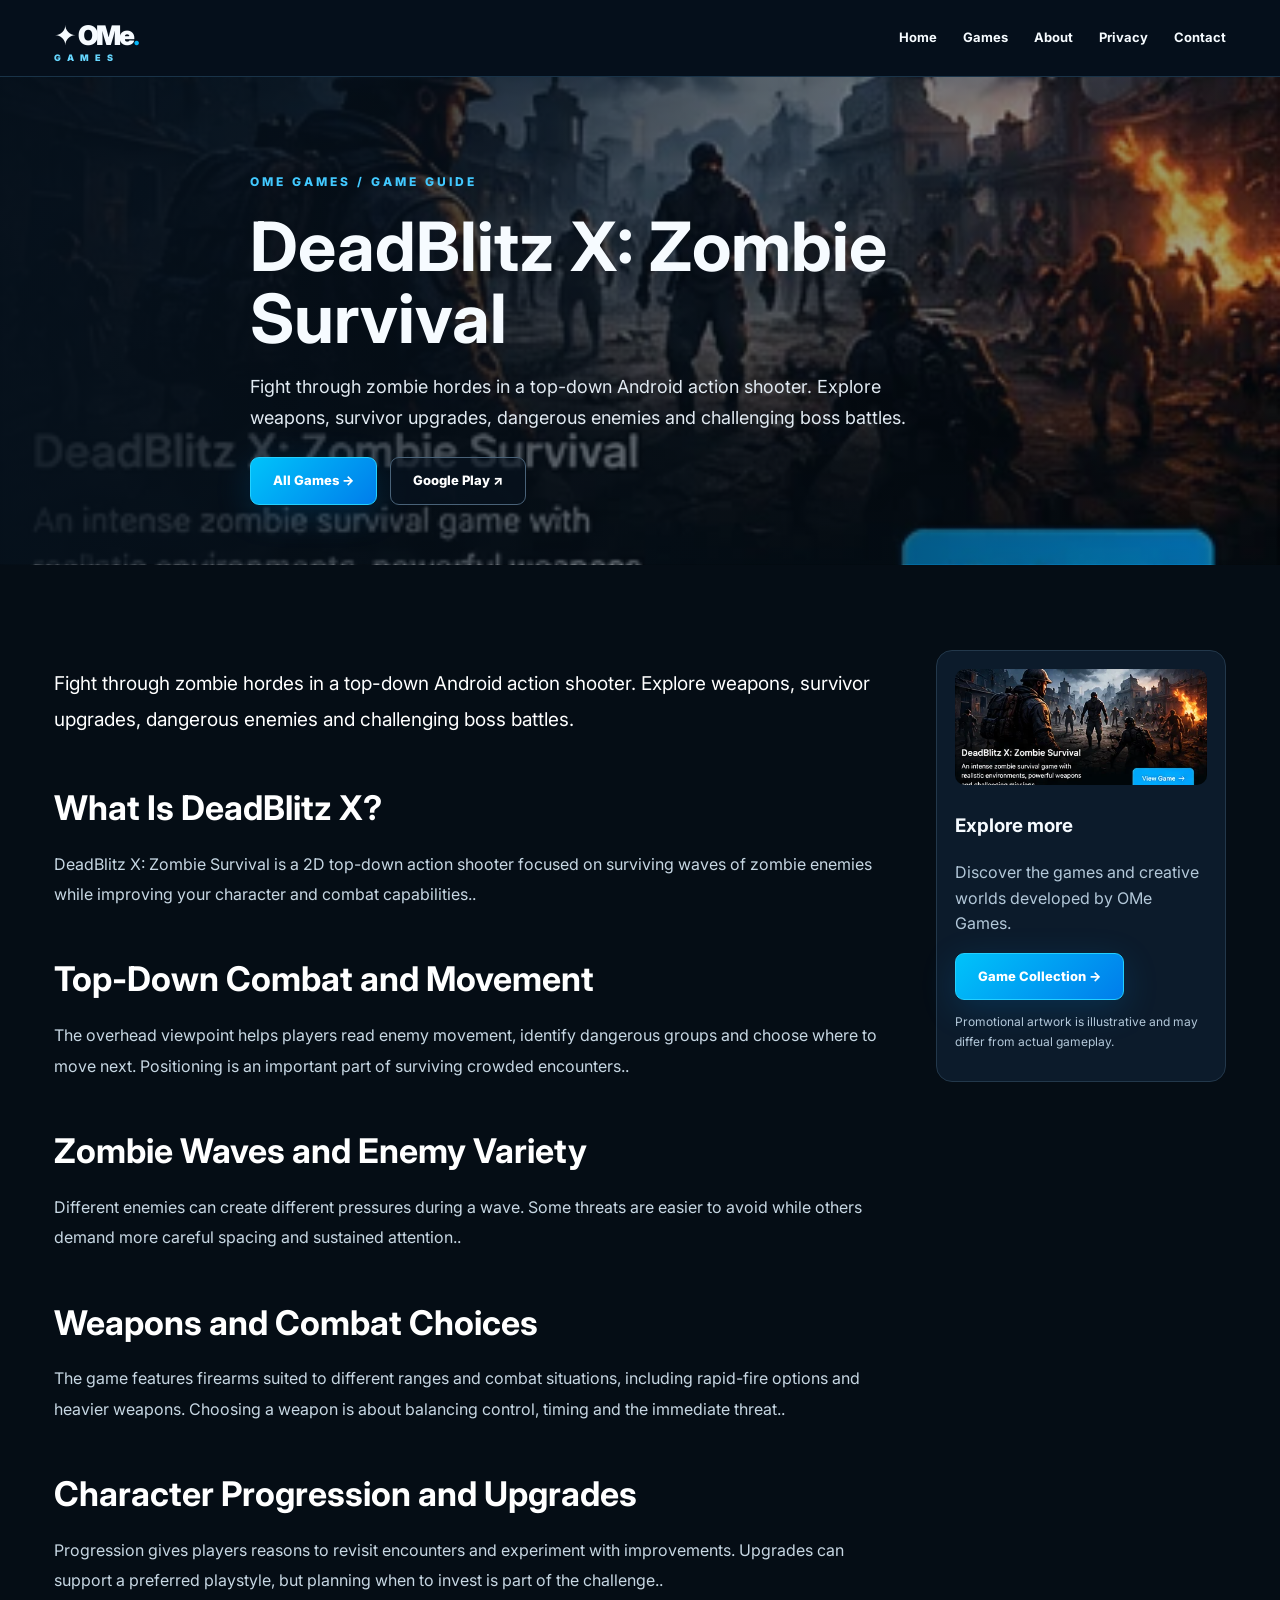
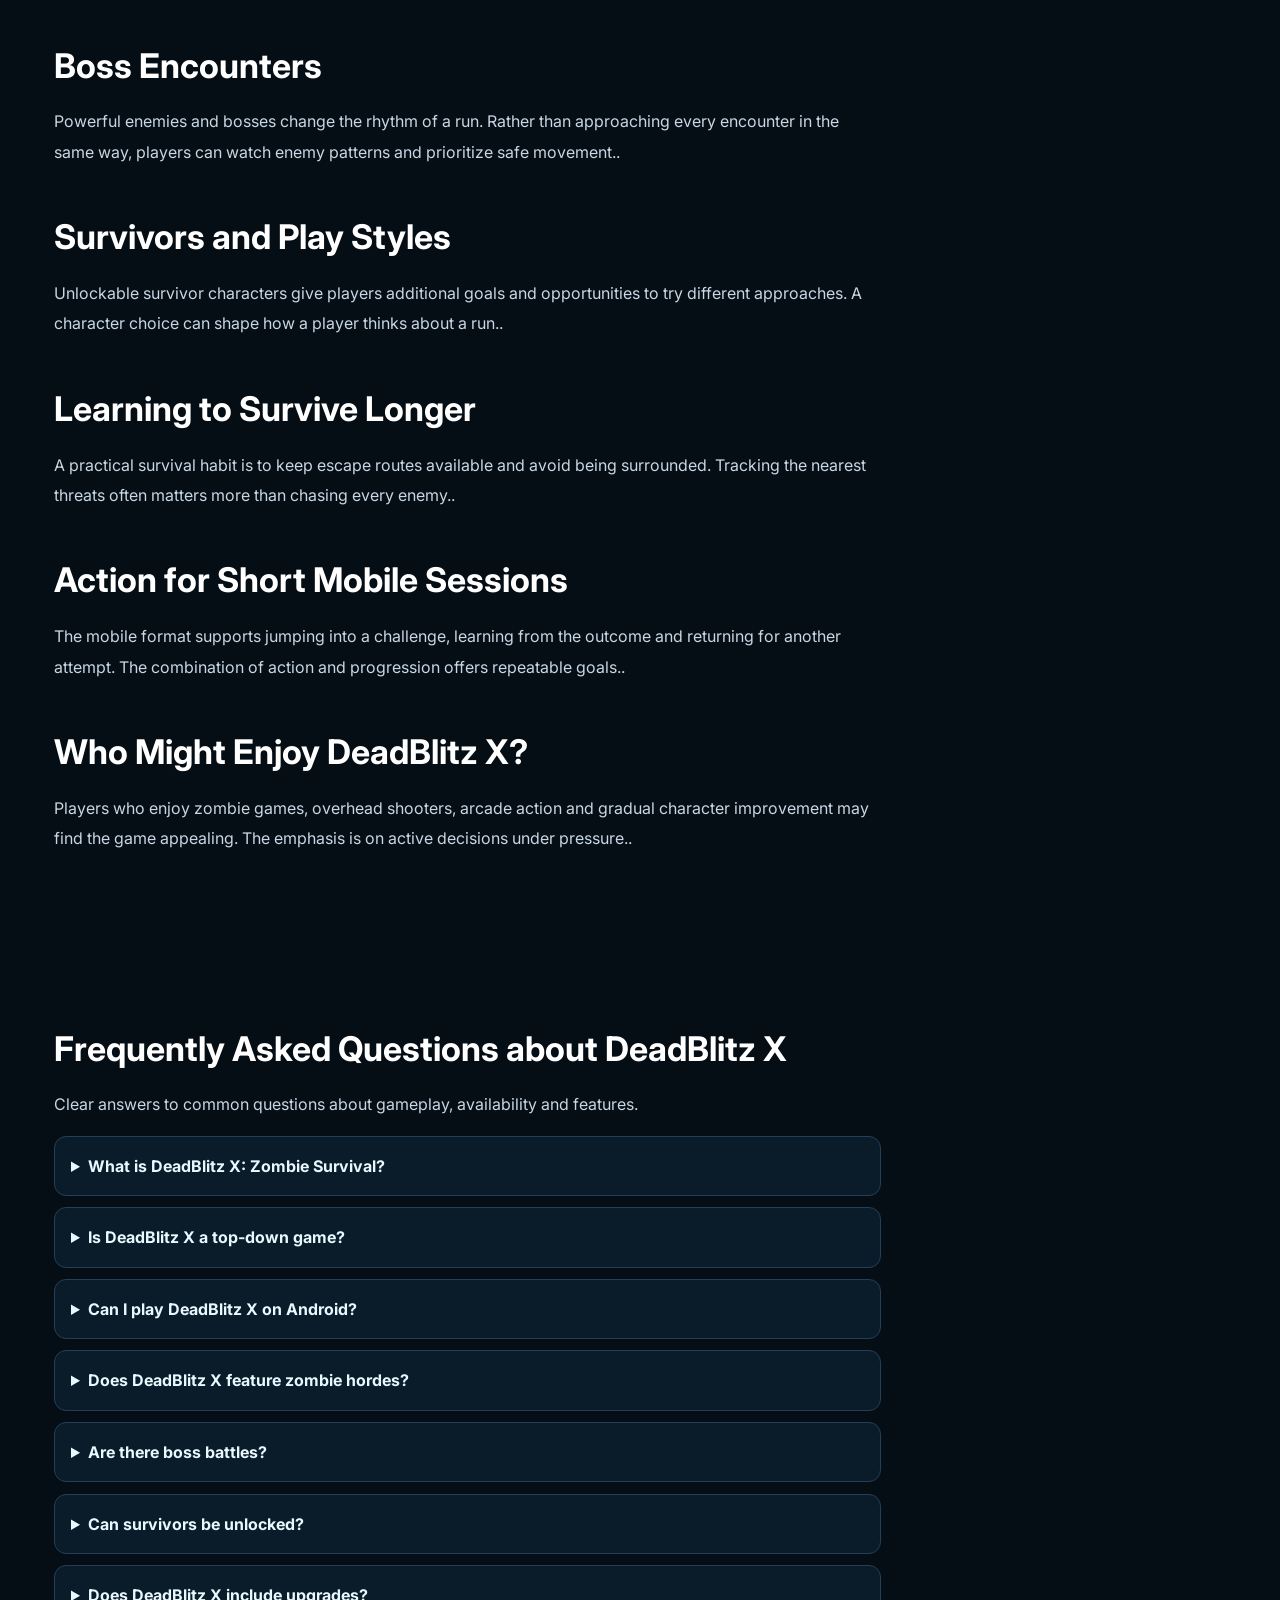
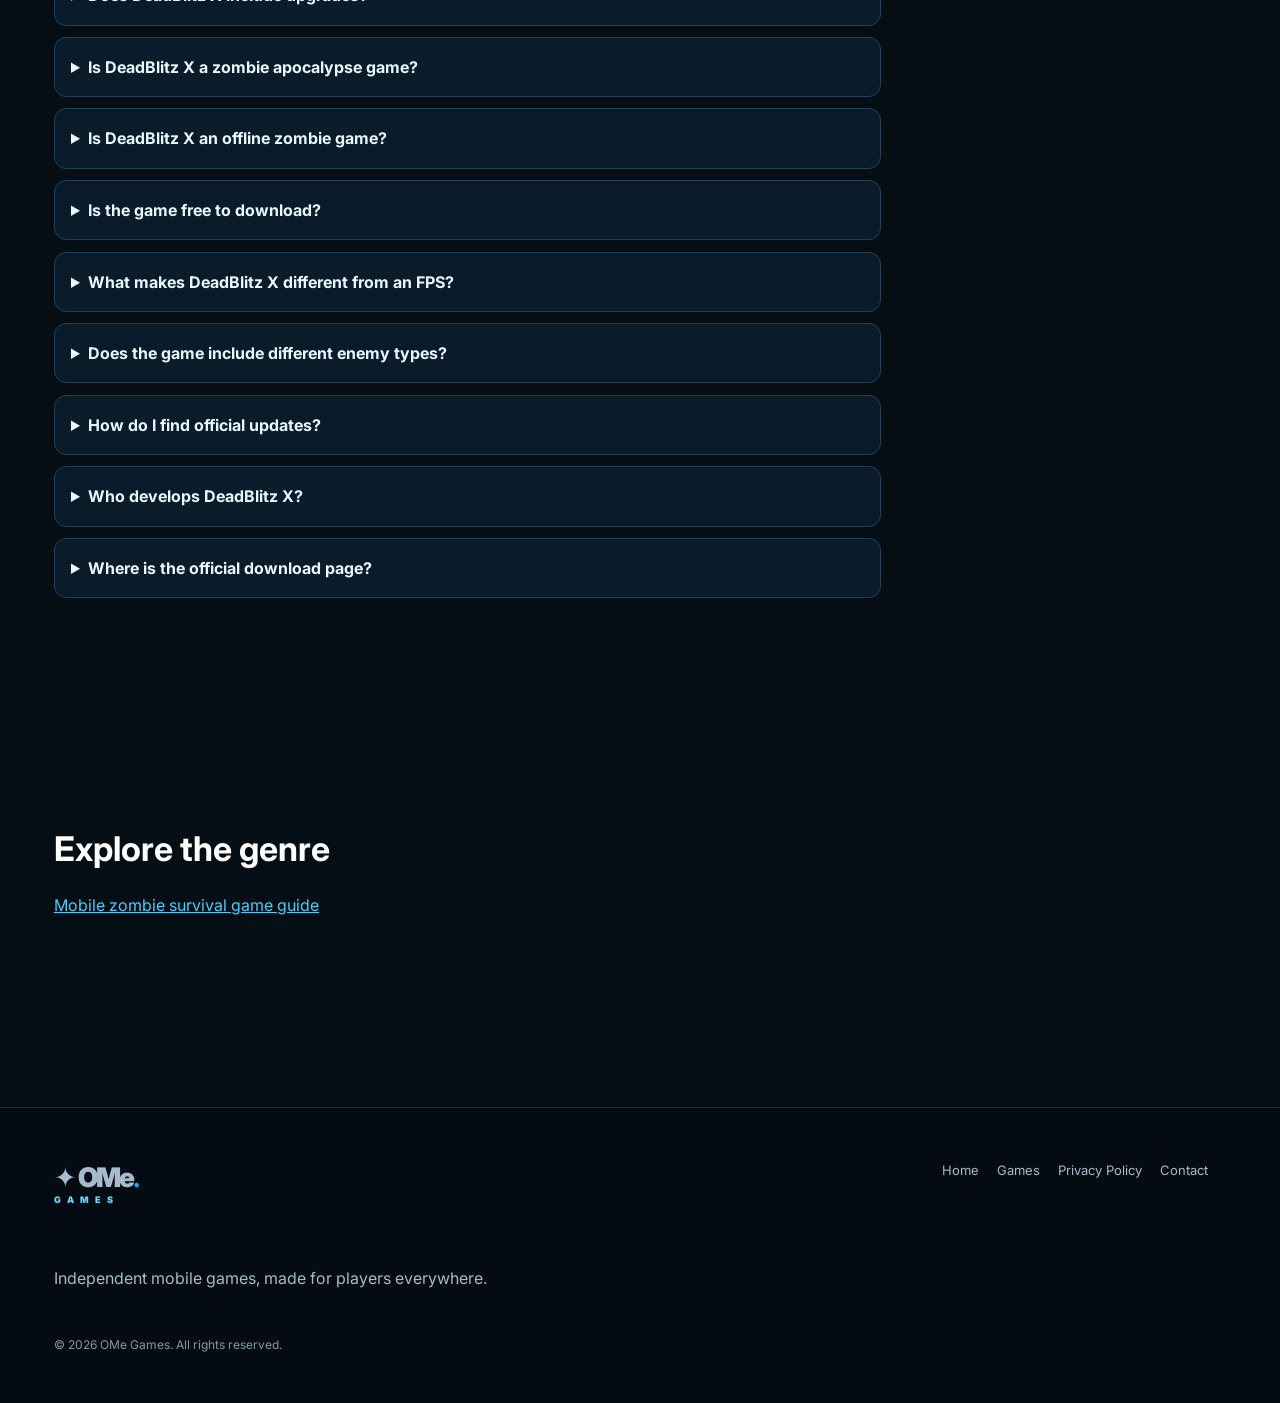
<file: games/deadblitz-x.html>
<!DOCTYPE html>
<html lang="en"><head><meta charset="utf-8"/><meta content="width=device-width, initial-scale=1" name="viewport"/><meta content="#06111c" name="theme-color"/><title>DeadBlitz X: Zombie Survival – Gameplay, Features &amp; Guide | OMe Games</title><meta content="Fight through zombie hordes in a top-down Android action shooter. Explore weapons, survivor upgrades, dangerous enemies and challenging boss battles." name="description"/><link href="https://ome-games.github.io/games/deadblitz-x.html" rel="canonical"/><meta content="article" property="og:type"/><meta content="DeadBlitz X: Zombie Survival | OMe Games" property="og:title"/><meta content="Fight through zombie hordes in a top-down Android action shooter. Explore weapons, survivor upgrades, dangerous enemies and challenging boss battles." property="og:description"/><meta content="https://ome-games.github.io/games/deadblitz-x.html" property="og:url"/><meta content="https://ome-games.github.io/assets/deadblitz-wide.webp" property="og:image"/><meta content="summary_large_image" name="twitter:card"/><link href="../style.css" rel="stylesheet"/><script type="application/ld+json">{"@context": "https://schema.org", "@graph": [{"@type": ["VideoGame", "MobileApplication"], "@id": "https://ome-games.github.io/games/deadblitz-x.html#game", "name": "DeadBlitz X: Zombie Survival", "description": "A 2D top-down Android zombie survival game with waves, boss encounters and survivor progression.", "url": "https://ome-games.github.io/games/deadblitz-x.html", "applicationCategory": "GameApplication", "operatingSystem": "Android", "publisher": {"@type": "Organization", "name": "OMe Games", "url": "https://ome-games.github.io/"}, "image": "https://ome-games.github.io/assets/deadblitz-wide.webp", "sameAs": "https://play.google.com/store/apps/details?id=com.aistudio.zombiesurvival.vkmzla"}, {"@type": "FAQPage", "mainEntity": [{"@type": "Question", "name": "What is DeadBlitz X: Zombie Survival?", "acceptedAnswer": {"@type": "Answer", "text": "DeadBlitz X is a 2D top-down zombie survival action game for Android, created by OMe Games. Players face waves of enemies, develop survivors and progress through increasingly demanding encounters."}}, {"@type": "Question", "name": "Is DeadBlitz X a top-down game?", "acceptedAnswer": {"@type": "Answer", "text": "Yes. Its top-down perspective gives players a broad view of the arena and helps them track approaching enemies."}}, {"@type": "Question", "name": "Can I play DeadBlitz X on Android?", "acceptedAnswer": {"@type": "Answer", "text": "Yes. DeadBlitz X has an official Google Play listing for Android devices."}}, {"@type": "Question", "name": "Does DeadBlitz X feature zombie hordes?", "acceptedAnswer": {"@type": "Answer", "text": "Yes. Waves of zombies are central to the survival challenge, and managing space becomes important as encounters develop."}}, {"@type": "Question", "name": "Are there boss battles?", "acceptedAnswer": {"@type": "Answer", "text": "Yes. Powerful boss enemies add variety and additional challenges to the usual waves."}}, {"@type": "Question", "name": "Can survivors be unlocked?", "acceptedAnswer": {"@type": "Answer", "text": "The game includes survivor progression and unlockable characters, offering different ways to approach the experience."}}, {"@type": "Question", "name": "Does DeadBlitz X include upgrades?", "acceptedAnswer": {"@type": "Answer", "text": "Yes. Upgrades and progression allow players to develop their capabilities as they continue playing."}}, {"@type": "Question", "name": "Is DeadBlitz X a zombie apocalypse game?", "acceptedAnswer": {"@type": "Answer", "text": "Yes. The game uses a zombie apocalypse setting with survival-themed environments and enemy encounters."}}, {"@type": "Question", "name": "Is DeadBlitz X an offline zombie game?", "acceptedAnswer": {"@type": "Answer", "text": "Offline play is a feature to verify against the latest Google Play version. Some functions, such as advertising, may require connectivity."}}, {"@type": "Question", "name": "Is the game free to download?", "acceptedAnswer": {"@type": "Answer", "text": "Check the official Google Play listing for current availability, pricing and any optional purchases."}}, {"@type": "Question", "name": "What makes DeadBlitz X different from an FPS?", "acceptedAnswer": {"@type": "Answer", "text": "DeadBlitz X uses a 2D overhead view rather than a first-person camera, emphasizing awareness of the whole play area."}}, {"@type": "Question", "name": "Does the game include different enemy types?", "acceptedAnswer": {"@type": "Answer", "text": "Yes. The game is designed around multiple enemy behaviors, including ordinary zombies and more demanding encounters."}}, {"@type": "Question", "name": "How do I find official updates?", "acceptedAnswer": {"@type": "Answer", "text": "Use the OMe Games website and the official Google Play listing to check available updates and release information."}}, {"@type": "Question", "name": "Who develops DeadBlitz X?", "acceptedAnswer": {"@type": "Answer", "text": "OMe Games is the independent developer behind DeadBlitz X: Zombie Survival."}}, {"@type": "Question", "name": "Where is the official download page?", "acceptedAnswer": {"@type": "Answer", "text": "The official Android download page is linked directly from this game page on the OMe Games website."}}]}, {"@type": "BreadcrumbList", "itemListElement": [{"@type": "ListItem", "position": 1, "name": "Home", "item": "https://ome-games.github.io/"}, {"@type": "ListItem", "position": 2, "name": "Games", "item": "https://ome-games.github.io/games/"}, {"@type": "ListItem", "position": 3, "name": "DeadBlitz X: Zombie Survival", "item": "https://ome-games.github.io/games/deadblitz-x.html"}]}]}</script></head><body><header><nav class="wrap"><a class="logo" href="../index.html">✦ OMe<b>.</b><small>GAMES</small></a><div class="links"><a href="../index.html">Home</a><a href="./index.html">Games</a><a href="../about.html">About</a><a href="../privacy.html">Privacy</a><a href="../contact.html">Contact</a></div></nav></header><main><div class="game-hero" style="background-image:linear-gradient(90deg,#06111cf2,#06111c55),url('../assets/deadblitz-wide.webp')"><div class="wrap"><div class="eyebrow">OMe Games / Game guide</div><h1>DeadBlitz X: Zombie Survival</h1><p>Fight through zombie hordes in a top-down Android action shooter. Explore weapons, survivor upgrades, dangerous enemies and challenging boss battles.</p><div class="actions"><a class="btn" href="./index.html">All Games →</a><a class="btn ghost" href="https://play.google.com/store/apps/details?id=com.aistudio.zombiesurvival.vkmzla" rel="noopener" target="_blank">Google Play ↗</a></div></div></div><section><div class="wrap"><div class="article-layout"><article class="copy"><p class="lead">Fight through zombie hordes in a top-down Android action shooter. Explore weapons, survivor upgrades, dangerous enemies and challenging boss battles.</p><h2>What Is DeadBlitz X?</h2><p>DeadBlitz X: Zombie Survival is a 2D top-down action shooter focused on surviving waves of zombie enemies while improving your character and combat capabilities..</p><h2>Top-Down Combat and Movement</h2><p>The overhead viewpoint helps players read enemy movement, identify dangerous groups and choose where to move next. Positioning is an important part of surviving crowded encounters..</p><h2>Zombie Waves and Enemy Variety</h2><p>Different enemies can create different pressures during a wave. Some threats are easier to avoid while others demand more careful spacing and sustained attention..</p><h2>Weapons and Combat Choices</h2><p>The game features firearms suited to different ranges and combat situations, including rapid-fire options and heavier weapons. Choosing a weapon is about balancing control, timing and the immediate threat..</p><h2>Character Progression and Upgrades</h2><p>Progression gives players reasons to revisit encounters and experiment with improvements. Upgrades can support a preferred playstyle, but planning when to invest is part of the challenge..</p><h2>Boss Encounters</h2><p>Powerful enemies and bosses change the rhythm of a run. Rather than approaching every encounter in the same way, players can watch enemy patterns and prioritize safe movement..</p><h2>Survivors and Play Styles</h2><p>Unlockable survivor characters give players additional goals and opportunities to try different approaches. A character choice can shape how a player thinks about a run..</p><h2>Learning to Survive Longer</h2><p>A practical survival habit is to keep escape routes available and avoid being surrounded. Tracking the nearest threats often matters more than chasing every enemy..</p><h2>Action for Short Mobile Sessions</h2><p>The mobile format supports jumping into a challenge, learning from the outcome and returning for another attempt. The combination of action and progression offers repeatable goals..</p><h2>Who Might Enjoy DeadBlitz X?</h2><p>Players who enjoy zombie games, overhead shooters, arcade action and gradual character improvement may find the game appealing. The emphasis is on active decisions under pressure..</p><section class="faq-expanded" id="faq"><h2>Frequently Asked Questions about DeadBlitz X</h2><p>Clear answers to common questions about gameplay, availability and features.</p><details><summary>What is DeadBlitz X: Zombie Survival?</summary><p>DeadBlitz X is a 2D top-down zombie survival action game for Android, created by OMe Games. Players face waves of enemies, develop survivors and progress through increasingly demanding encounters.</p></details><details><summary>Is DeadBlitz X a top-down game?</summary><p>Yes. Its top-down perspective gives players a broad view of the arena and helps them track approaching enemies.</p></details><details><summary>Can I play DeadBlitz X on Android?</summary><p>Yes. DeadBlitz X has an official Google Play listing for Android devices.</p></details><details><summary>Does DeadBlitz X feature zombie hordes?</summary><p>Yes. Waves of zombies are central to the survival challenge, and managing space becomes important as encounters develop.</p></details><details><summary>Are there boss battles?</summary><p>Yes. Powerful boss enemies add variety and additional challenges to the usual waves.</p></details><details><summary>Can survivors be unlocked?</summary><p>The game includes survivor progression and unlockable characters, offering different ways to approach the experience.</p></details><details><summary>Does DeadBlitz X include upgrades?</summary><p>Yes. Upgrades and progression allow players to develop their capabilities as they continue playing.</p></details><details><summary>Is DeadBlitz X a zombie apocalypse game?</summary><p>Yes. The game uses a zombie apocalypse setting with survival-themed environments and enemy encounters.</p></details><details><summary>Is DeadBlitz X an offline zombie game?</summary><p>Offline play is a feature to verify against the latest Google Play version. Some functions, such as advertising, may require connectivity.</p></details><details><summary>Is the game free to download?</summary><p>Check the official Google Play listing for current availability, pricing and any optional purchases.</p></details><details><summary>What makes DeadBlitz X different from an FPS?</summary><p>DeadBlitz X uses a 2D overhead view rather than a first-person camera, emphasizing awareness of the whole play area.</p></details><details><summary>Does the game include different enemy types?</summary><p>Yes. The game is designed around multiple enemy behaviors, including ordinary zombies and more demanding encounters.</p></details><details><summary>How do I find official updates?</summary><p>Use the OMe Games website and the official Google Play listing to check available updates and release information.</p></details><details><summary>Who develops DeadBlitz X?</summary><p>OMe Games is the independent developer behind DeadBlitz X: Zombie Survival.</p></details><details><summary>Where is the official download page?</summary><p>The official Android download page is linked directly from this game page on the OMe Games website.</p></details></section><section class="related"><h2>Explore the genre</h2><p><a href="../guides/mobile-zombie-games.html">Mobile zombie survival game guide</a></p></section></article><aside class="article-side"><img alt="Promotional illustration for DeadBlitz X: Zombie Survival" loading="lazy" src="../assets/deadblitz-wide.webp"/><h3>Explore more</h3><p>Discover the games and creative worlds developed by OMe Games.</p><a class="btn" href="./index.html">Game Collection →</a><p class="muted">Promotional artwork is illustrative and may differ from actual gameplay.</p></aside></div></div></section></main><footer><div class="wrap"><div class="foot"><div><a class="logo" href="../index.html">✦ OMe<b>.</b><small>GAMES</small></a><p>Independent mobile games, made for players everywhere.</p></div><div><a href="../index.html">Home</a><a href="./index.html">Games</a><a href="../privacy.html">Privacy Policy</a><a href="../contact.html">Contact</a></div></div><div class="fine">© 2026 OMe Games. All rights reserved.</div></div></footer></body></html>
</file>
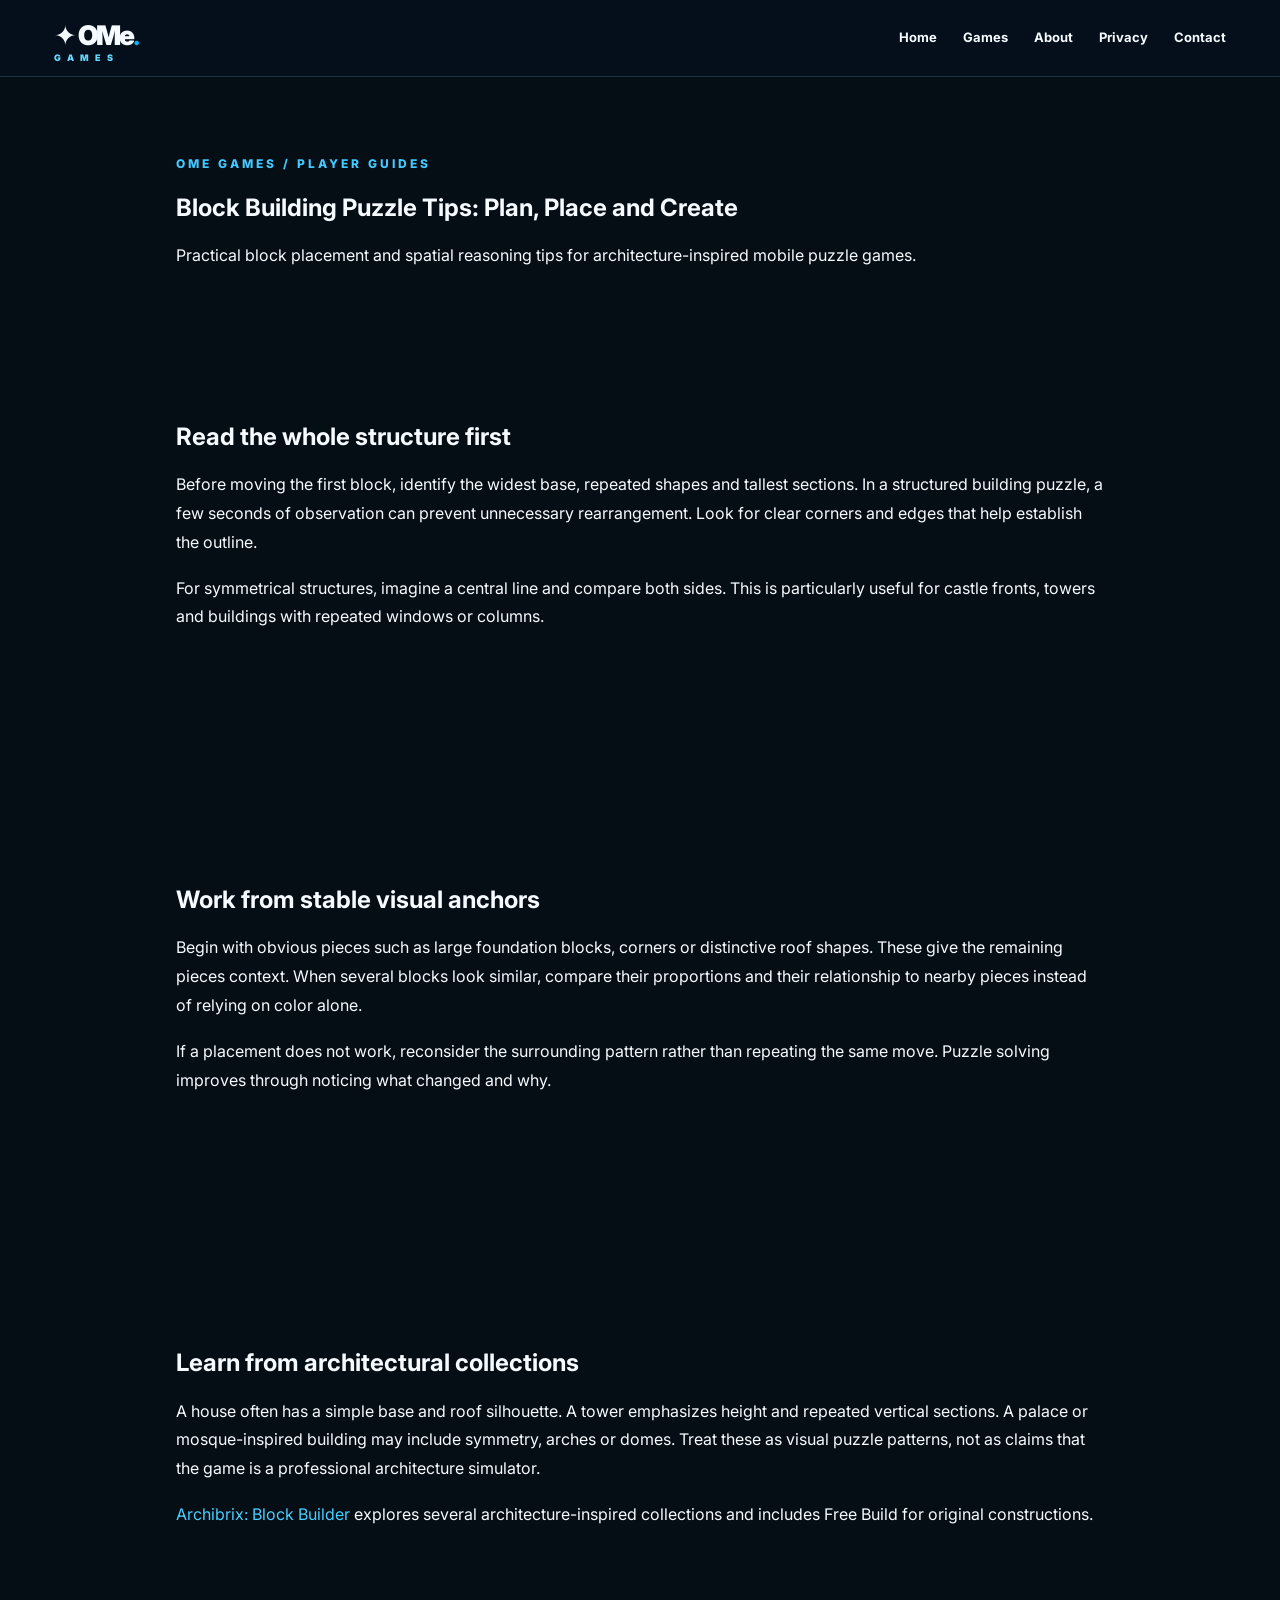
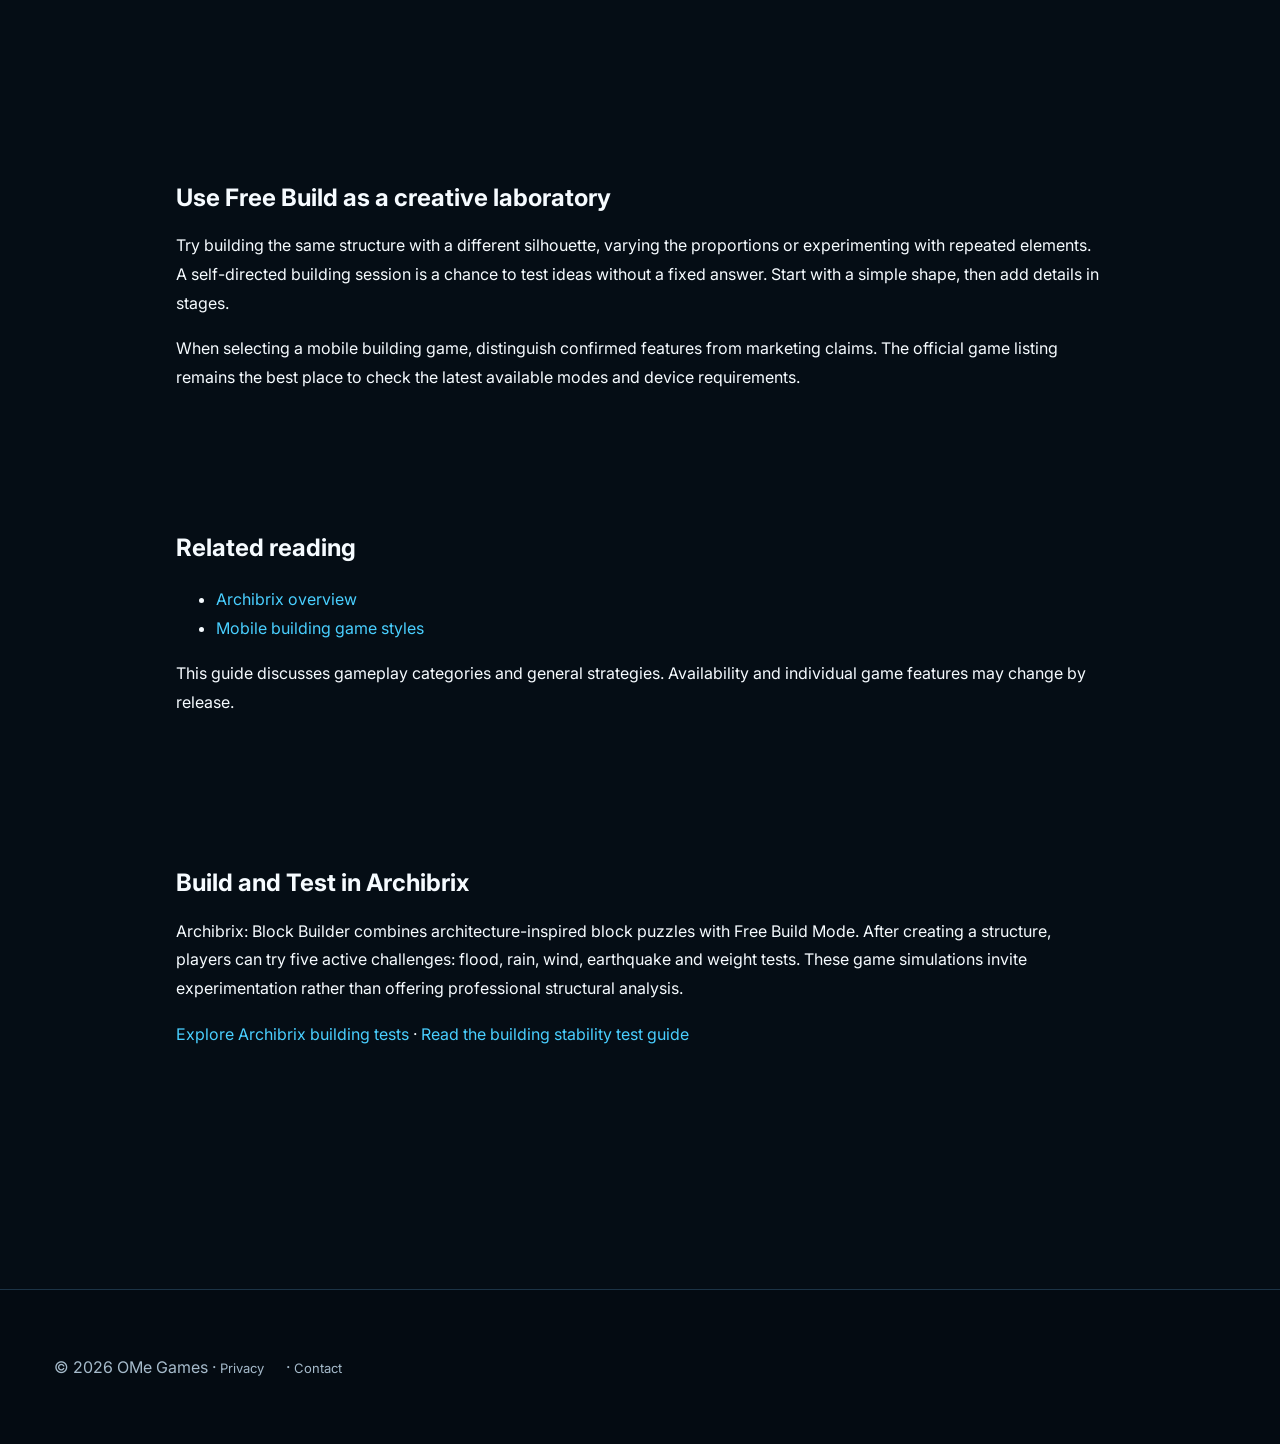
<file: guides/block-building-puzzle-tips.html>
<!DOCTYPE html>
<html lang="en"><head><meta charset="utf-8"/><meta content="width=device-width,initial-scale=1" name="viewport"/><meta content="#06111c" name="theme-color"/><title>Block Building Puzzle Tips: Plan, Place and Create | OMe Games</title><meta content="Practical block placement and spatial reasoning tips for architecture-inspired mobile puzzle games." name="description"/><link href="https://ome-games.github.io/guides/block-building-puzzle-tips.html" rel="canonical"/><meta content="article" property="og:type"/><meta content="Block Building Puzzle Tips: Plan, Place and Create" property="og:title"/><meta content="Practical block placement and spatial reasoning tips for architecture-inspired mobile puzzle games." property="og:description"/><meta content="https://ome-games.github.io/guides/block-building-puzzle-tips.html" property="og:url"/><link href="../style.css" rel="stylesheet"/><script type="application/ld+json">{"@context": "https://schema.org", "@type": "Article", "headline": "Block Building Puzzle Tips: Plan, Place and Create", "description": "Practical block placement and spatial reasoning tips for architecture-inspired mobile puzzle games.", "mainEntityOfPage": "https://ome-games.github.io/guides/block-building-puzzle-tips.html", "author": {"@type": "Organization", "name": "OMe Games"}, "publisher": {"@type": "Organization", "name": "OMe Games", "url": "https://ome-games.github.io/"}}</script></head><body><header><nav class="wrap"><a class="logo" href="../index.html">✦ OMe<b>.</b><small>GAMES</small></a><div class="links"><a href="../index.html">Home</a><a href="../games/index.html">Games</a><a href="../about.html">About</a><a href="../privacy.html">Privacy</a><a href="../contact.html">Contact</a></div></nav></header><main class="wrap"><article class="long-article"><p class="eyebrow">OMe Games / Player guides</p><h1>Block Building Puzzle Tips: Plan, Place and Create</h1><p class="lead">Practical block placement and spatial reasoning tips for architecture-inspired mobile puzzle games.</p><section><h2>Read the whole structure first</h2><p>Before moving the first block, identify the widest base, repeated shapes and tallest sections. In a structured building puzzle, a few seconds of observation can prevent unnecessary rearrangement. Look for clear corners and edges that help establish the outline.</p><p>For symmetrical structures, imagine a central line and compare both sides. This is particularly useful for castle fronts, towers and buildings with repeated windows or columns.</p></section><section><h2>Work from stable visual anchors</h2><p>Begin with obvious pieces such as large foundation blocks, corners or distinctive roof shapes. These give the remaining pieces context. When several blocks look similar, compare their proportions and their relationship to nearby pieces instead of relying on color alone.</p><p>If a placement does not work, reconsider the surrounding pattern rather than repeating the same move. Puzzle solving improves through noticing what changed and why.</p></section><section><h2>Learn from architectural collections</h2><p>A house often has a simple base and roof silhouette. A tower emphasizes height and repeated vertical sections. A palace or mosque-inspired building may include symmetry, arches or domes. Treat these as visual puzzle patterns, not as claims that the game is a professional architecture simulator.</p><p><a href="../games/archibrix.html">Archibrix: Block Builder</a> explores several architecture-inspired collections and includes Free Build for original constructions.</p></section><section><h2>Use Free Build as a creative laboratory</h2><p>Try building the same structure with a different silhouette, varying the proportions or experimenting with repeated elements. A self-directed building session is a chance to test ideas without a fixed answer. Start with a simple shape, then add details in stages.</p><p>When selecting a mobile building game, distinguish confirmed features from marketing claims. The official game listing remains the best place to check the latest available modes and device requirements.</p></section><h2>Related reading</h2><ul><li><a href="../games/archibrix.html">Archibrix overview</a></li><li><a href="mobile-building-games.html">Mobile building game styles</a></li></ul><p class="muted">This guide discusses gameplay categories and general strategies. Availability and individual game features may change by release.</p><section class="related"><h2>Build and Test in Archibrix</h2><p>Archibrix: Block Builder combines architecture-inspired block puzzles with Free Build Mode. After creating a structure, players can try five active challenges: flood, rain, wind, earthquake and weight tests. These game simulations invite experimentation rather than offering professional structural analysis.</p><p><a href="../games/archibrix.html#environmental-tests">Explore Archibrix building tests</a> · <a href="building-stability-tests.html">Read the building stability test guide</a></p></section></article></main><footer><div class="wrap"><p>© 2026 OMe Games · <a href="../privacy.html">Privacy</a> · <a href="../contact.html">Contact</a></p></div></footer></body></html>
</file>
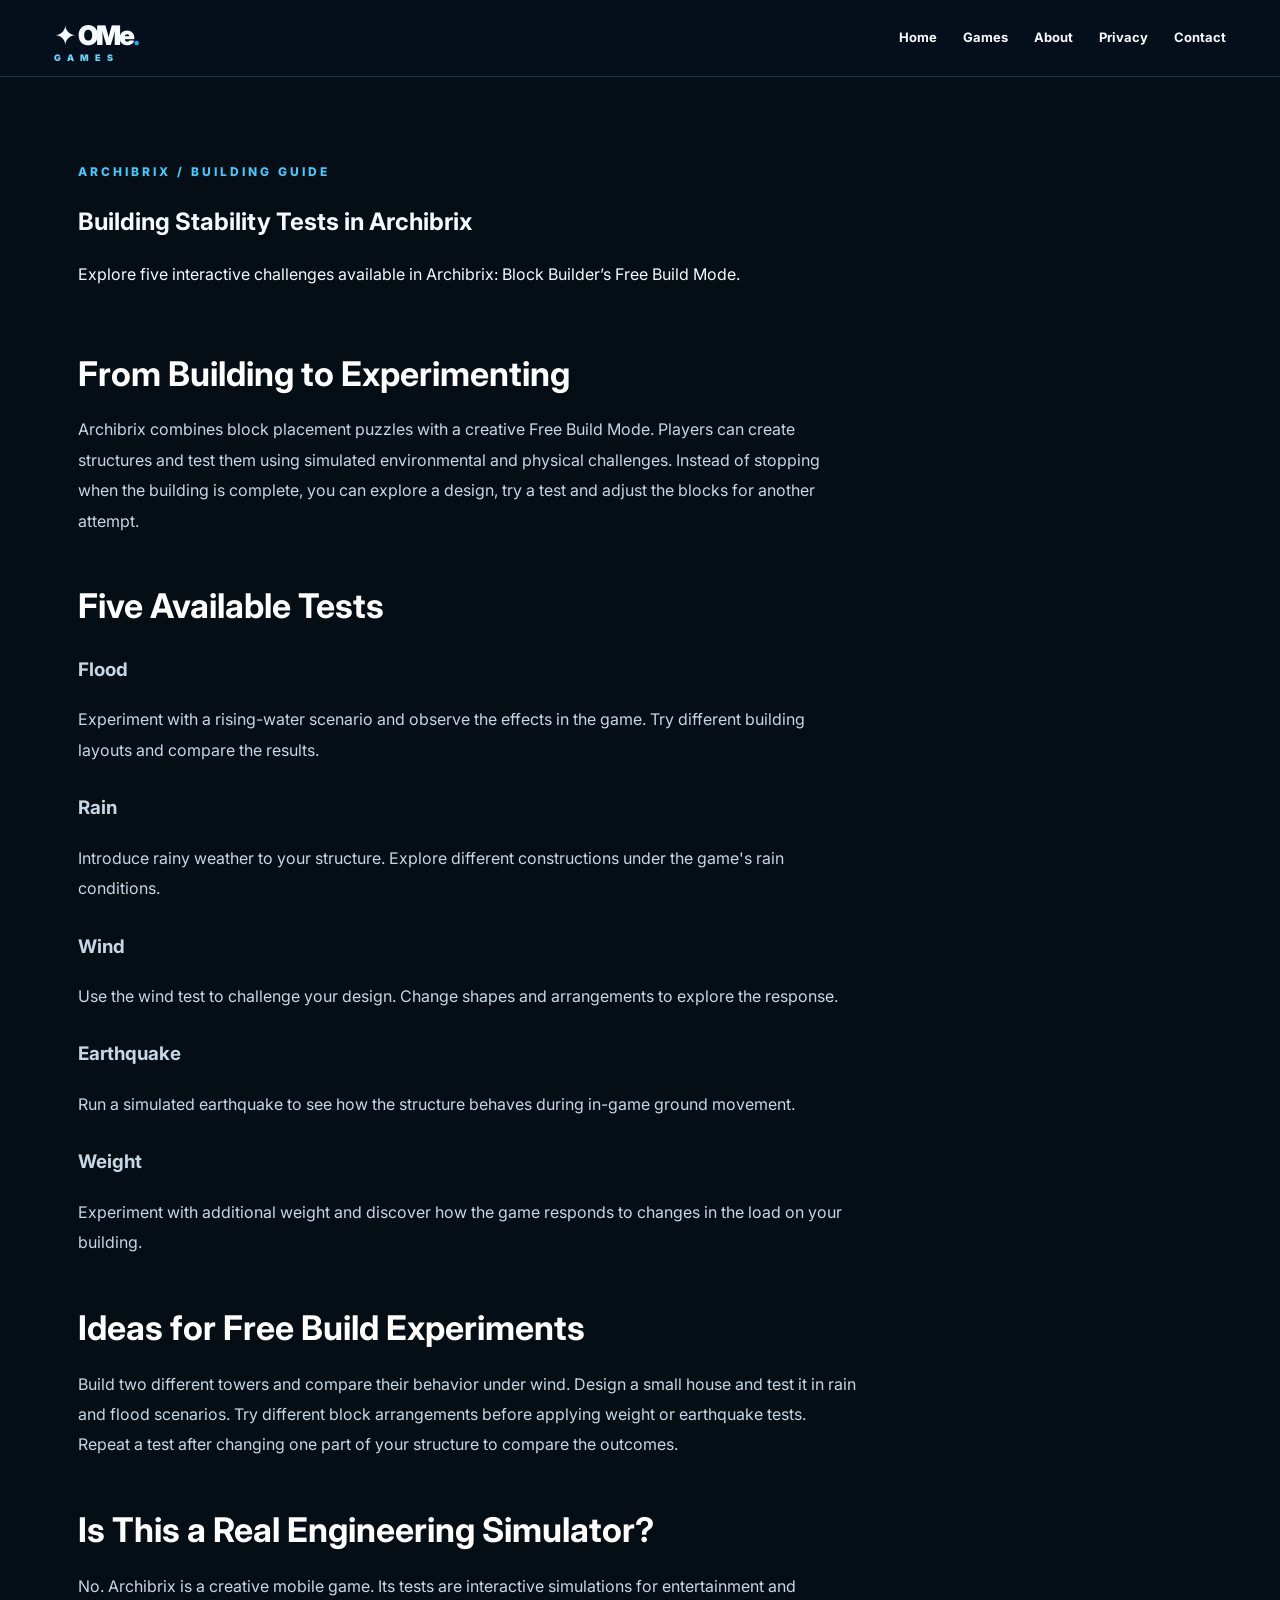
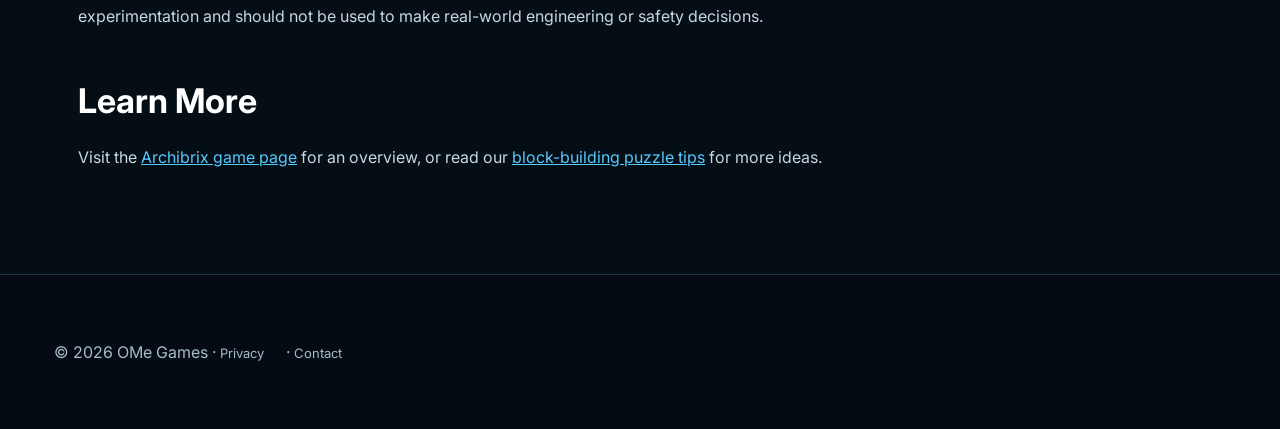
<file: guides/building-stability-tests.html>
<!DOCTYPE html>

<html lang="en"><head><meta charset="utf-8"/><meta content="width=device-width,initial-scale=1" name="viewport"/><meta content="#06111c" name="theme-color"/><title>Building Stability Tests in Archibrix: Flood, Wind, Rain &amp; More | OMe Games</title><meta content="Discover the five active Free Build tests in Archibrix: flood, rain, wind, earthquake and weight. Learn how to experiment with creative structures." name="description"/><link href="https://ome-games.github.io/guides/building-stability-tests.html" rel="canonical"/><meta content="article" property="og:type"/><meta content="Mobile Building Games: Creative Construction vs Puzzle Challenges" property="og:title"/><meta content="Discover the five active Free Build tests in Archibrix: flood, rain, wind, earthquake and weight. Learn how to experiment with creative structures." property="og:description"/><meta content="https://ome-games.github.io/guides/building-stability-tests.html" property="og:url"/><link href="../style.css" rel="stylesheet"/><script type="application/ld+json">{"@context": "https://schema.org", "@type": "Article", "headline": "Mobile Building Games: Creative Construction vs Puzzle Challenges", "description": "Learn how mobile building games differ, from structured block puzzles to open-ended creative building.", "mainEntityOfPage": "https://ome-games.github.io/guides/mobile-building-games.html", "author": {"@type": "Organization", "name": "OMe Games"}, "publisher": {"@type": "Organization", "name": "OMe Games", "url": "https://ome-games.github.io/"}}</script></head><body><header><nav class="wrap"><a class="logo" href="../index.html">✦ OMe<b>.</b><small>GAMES</small></a><div class="links"><a href="../index.html">Home</a><a href="../games/index.html">Games</a><a href="../about.html">About</a><a href="../privacy.html">Privacy</a><a href="../contact.html">Contact</a></div></nav></header><main class="wrap"><section><div class="wrap"><div class="eyebrow">Archibrix / Building Guide</div><h1>Building Stability Tests in Archibrix</h1><p class="lead">Explore five interactive challenges available in Archibrix: Block Builder’s Free Build Mode.</p><div class="article-layout"><article class="copy"><h2>From Building to Experimenting</h2><p>Archibrix combines block placement puzzles with a creative Free Build Mode. Players can create structures and test them using simulated environmental and physical challenges. Instead of stopping when the building is complete, you can explore a design, try a test and adjust the blocks for another attempt.</p><h2>Five Available Tests</h2><h3>Flood</h3><p>Experiment with a rising-water scenario and observe the effects in the game. Try different building layouts and compare the results.</p><h3>Rain</h3><p>Introduce rainy weather to your structure. Explore different constructions under the game's rain conditions.</p><h3>Wind</h3><p>Use the wind test to challenge your design. Change shapes and arrangements to explore the response.</p><h3>Earthquake</h3><p>Run a simulated earthquake to see how the structure behaves during in-game ground movement.</p><h3>Weight</h3><p>Experiment with additional weight and discover how the game responds to changes in the load on your building.</p><h2>Ideas for Free Build Experiments</h2><p>Build two different towers and compare their behavior under wind. Design a small house and test it in rain and flood scenarios. Try different block arrangements before applying weight or earthquake tests. Repeat a test after changing one part of your structure to compare the outcomes.</p><h2>Is This a Real Engineering Simulator?</h2><p>No. Archibrix is a creative mobile game. Its tests are interactive simulations for entertainment and experimentation and should not be used to make real-world engineering or safety decisions.</p><h2>Learn More</h2><p>Visit the <a href="../games/archibrix.html">Archibrix game page</a> for an overview, or read our <a href="block-building-puzzle-tips.html">block-building puzzle tips</a> for more ideas.</p></article></div></div></section></main><footer><div class="wrap"><p>© 2026 OMe Games · <a href="../privacy.html">Privacy</a> · <a href="../contact.html">Contact</a></p></div></footer></body></html>
</file>
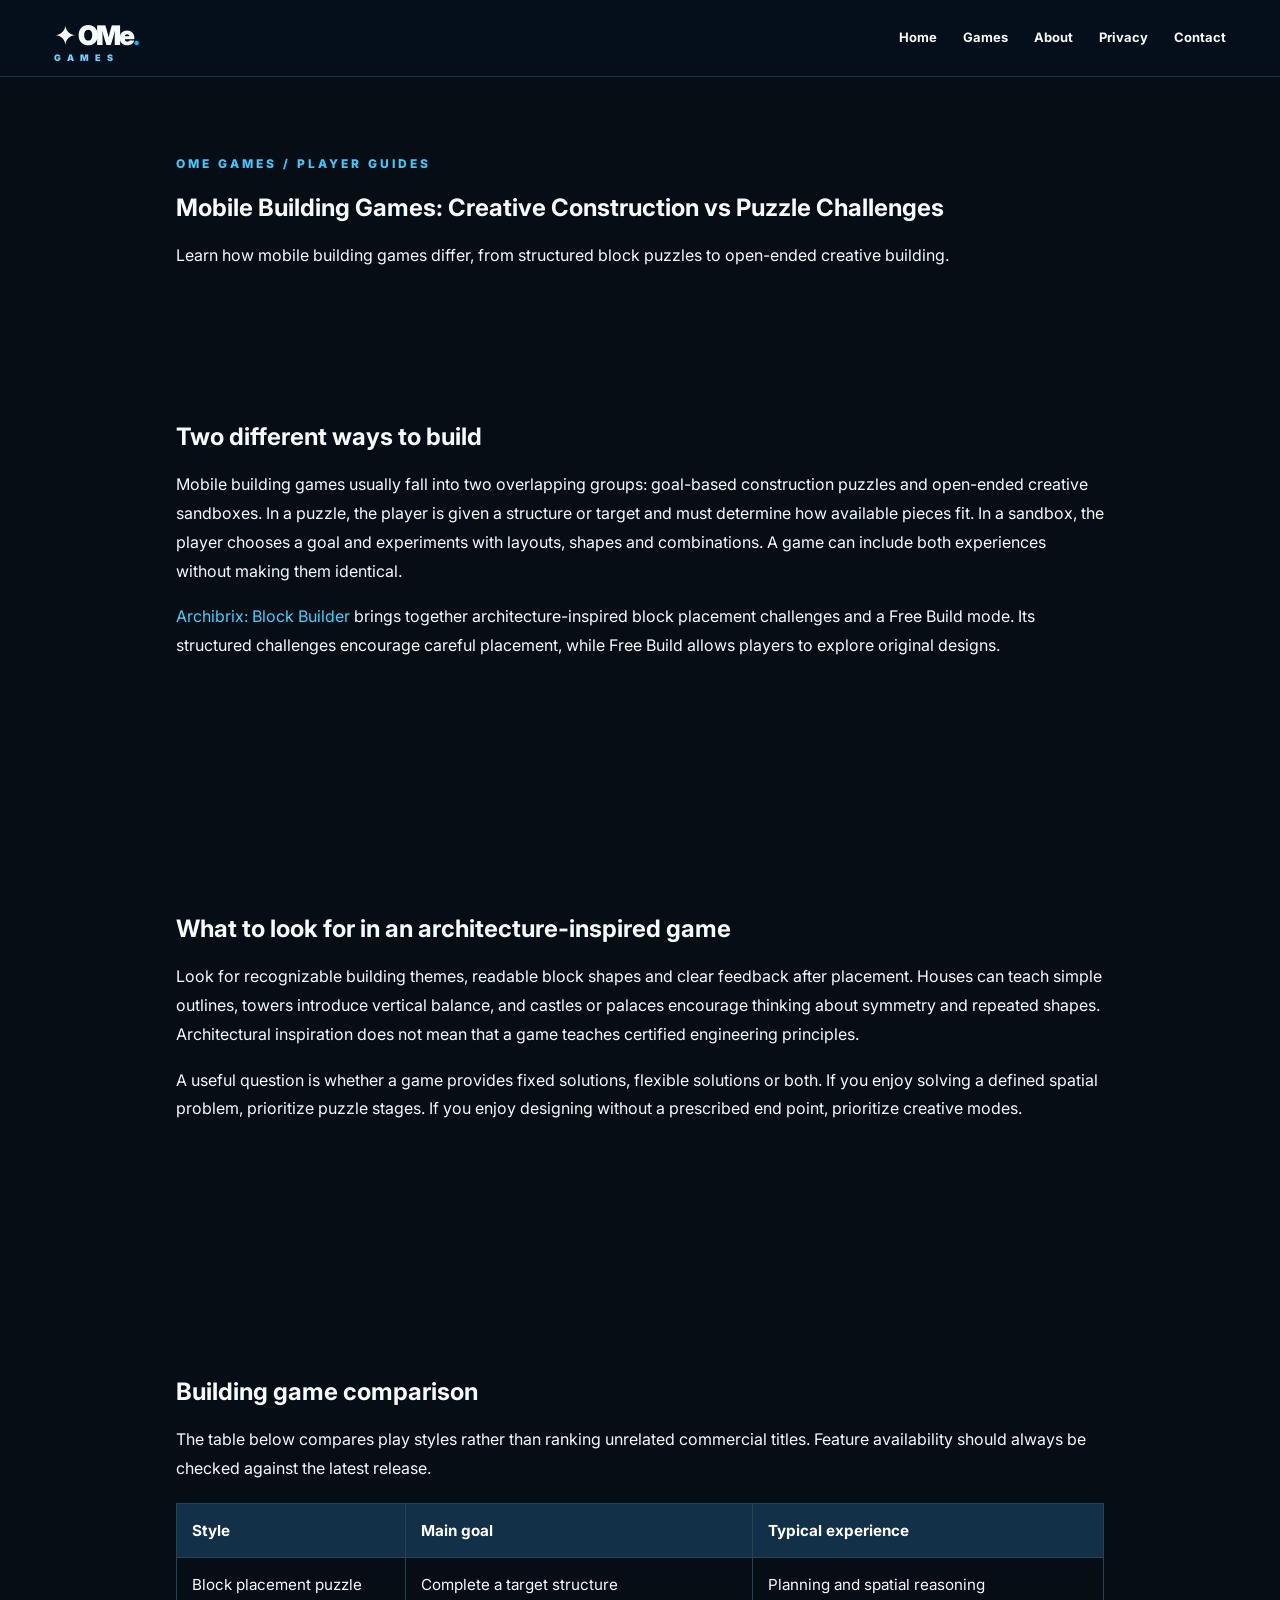
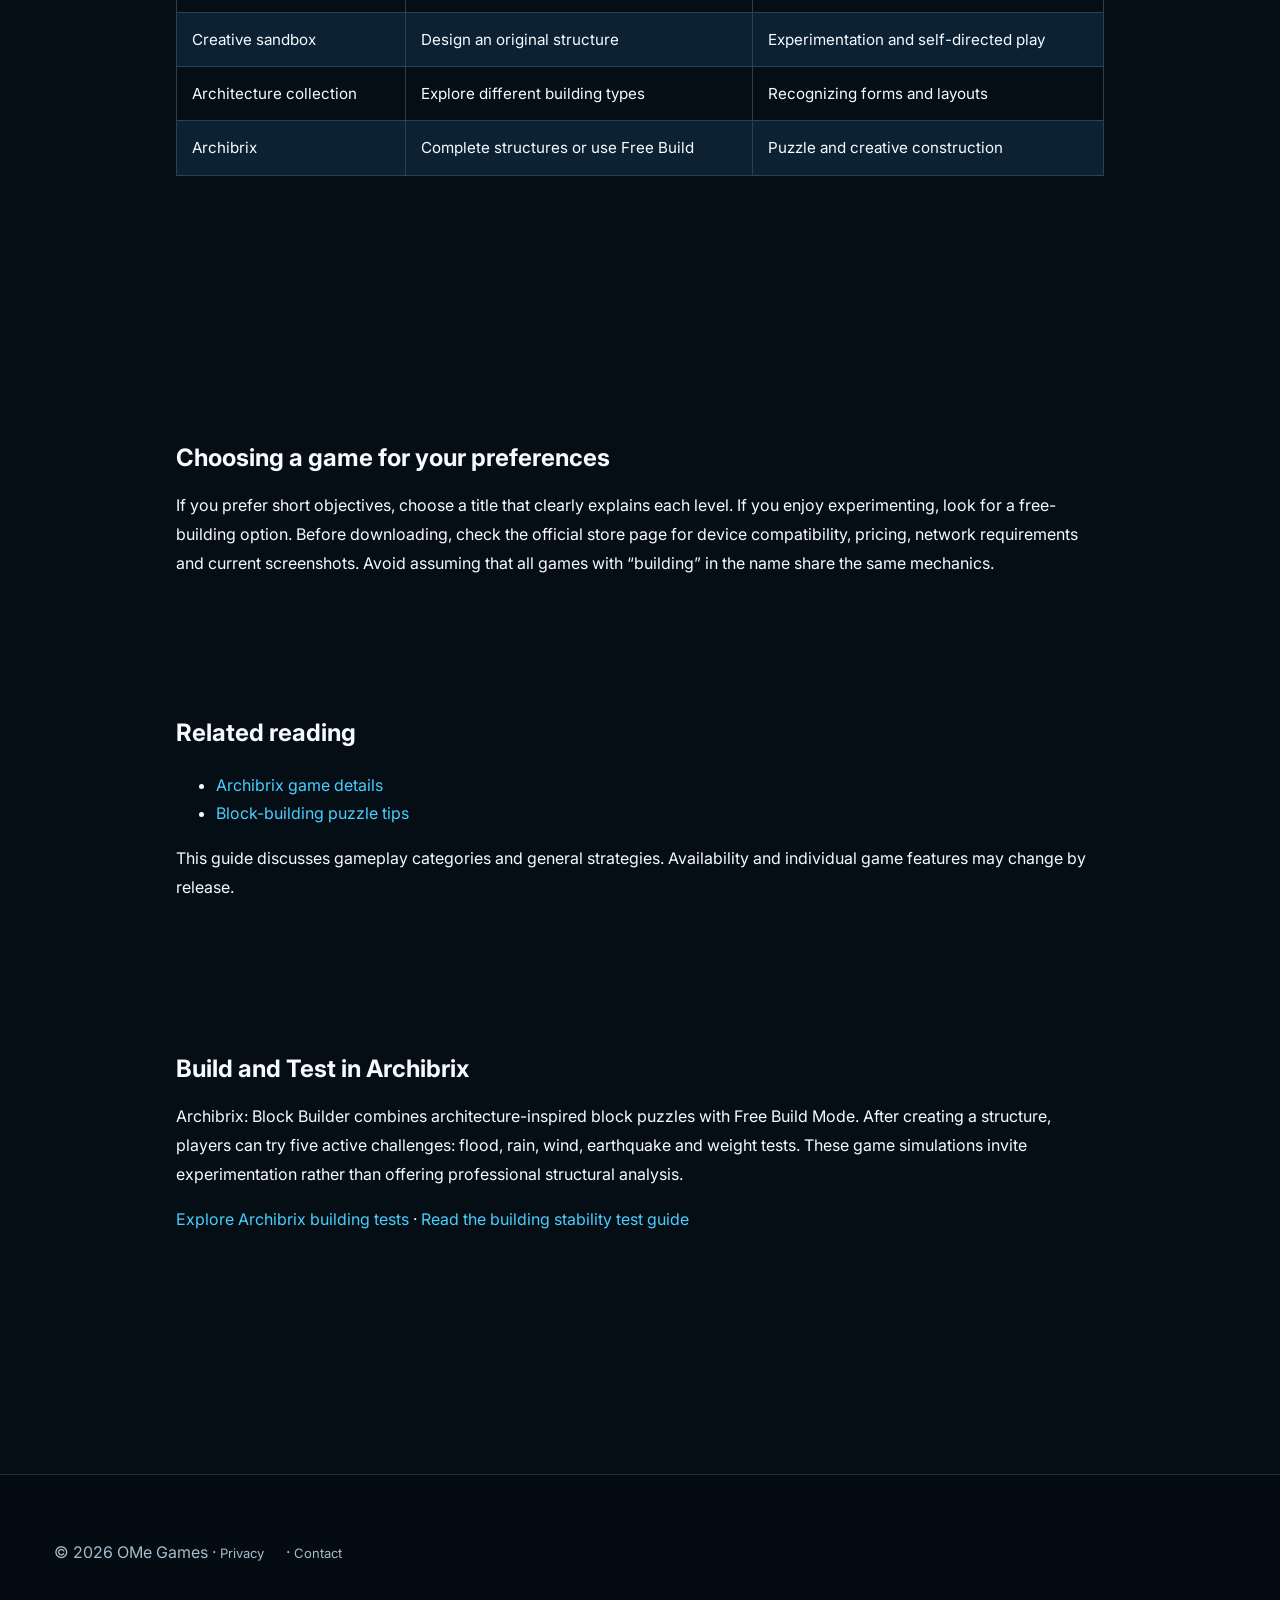
<file: guides/mobile-building-games.html>
<!DOCTYPE html>
<html lang="en"><head><meta charset="utf-8"/><meta content="width=device-width,initial-scale=1" name="viewport"/><meta content="#06111c" name="theme-color"/><title>Mobile Building Games: Creative Construction vs Puzzle Challenges | OMe Games</title><meta content="Learn how mobile building games differ, from structured block puzzles to open-ended creative building." name="description"/><link href="https://ome-games.github.io/guides/mobile-building-games.html" rel="canonical"/><meta content="article" property="og:type"/><meta content="Mobile Building Games: Creative Construction vs Puzzle Challenges" property="og:title"/><meta content="Learn how mobile building games differ, from structured block puzzles to open-ended creative building." property="og:description"/><meta content="https://ome-games.github.io/guides/mobile-building-games.html" property="og:url"/><link href="../style.css" rel="stylesheet"/><script type="application/ld+json">{"@context": "https://schema.org", "@type": "Article", "headline": "Mobile Building Games: Creative Construction vs Puzzle Challenges", "description": "Learn how mobile building games differ, from structured block puzzles to open-ended creative building.", "mainEntityOfPage": "https://ome-games.github.io/guides/mobile-building-games.html", "author": {"@type": "Organization", "name": "OMe Games"}, "publisher": {"@type": "Organization", "name": "OMe Games", "url": "https://ome-games.github.io/"}}</script></head><body><header><nav class="wrap"><a class="logo" href="../index.html">✦ OMe<b>.</b><small>GAMES</small></a><div class="links"><a href="../index.html">Home</a><a href="../games/index.html">Games</a><a href="../about.html">About</a><a href="../privacy.html">Privacy</a><a href="../contact.html">Contact</a></div></nav></header><main class="wrap"><article class="long-article"><p class="eyebrow">OMe Games / Player guides</p><h1>Mobile Building Games: Creative Construction vs Puzzle Challenges</h1><p class="lead">Learn how mobile building games differ, from structured block puzzles to open-ended creative building.</p><section><h2>Two different ways to build</h2><p>Mobile building games usually fall into two overlapping groups: goal-based construction puzzles and open-ended creative sandboxes. In a puzzle, the player is given a structure or target and must determine how available pieces fit. In a sandbox, the player chooses a goal and experiments with layouts, shapes and combinations. A game can include both experiences without making them identical.</p><p><a href="../games/archibrix.html">Archibrix: Block Builder</a> brings together architecture-inspired block placement challenges and a Free Build mode. Its structured challenges encourage careful placement, while Free Build allows players to explore original designs.</p></section><section><h2>What to look for in an architecture-inspired game</h2><p>Look for recognizable building themes, readable block shapes and clear feedback after placement. Houses can teach simple outlines, towers introduce vertical balance, and castles or palaces encourage thinking about symmetry and repeated shapes. Architectural inspiration does not mean that a game teaches certified engineering principles.</p><p>A useful question is whether a game provides fixed solutions, flexible solutions or both. If you enjoy solving a defined spatial problem, prioritize puzzle stages. If you enjoy designing without a prescribed end point, prioritize creative modes.</p></section><section><h2>Building game comparison</h2><p>The table below compares play styles rather than ranking unrelated commercial titles. Feature availability should always be checked against the latest release.</p><p><table class="comparison"><thead><tr><th>Style</th><th>Main goal</th><th>Typical experience</th></tr></thead><tbody><tr><td>Block placement puzzle</td><td>Complete a target structure</td><td>Planning and spatial reasoning</td></tr><tr><td>Creative sandbox</td><td>Design an original structure</td><td>Experimentation and self-directed play</td></tr><tr><td>Architecture collection</td><td>Explore different building types</td><td>Recognizing forms and layouts</td></tr><tr><td>Archibrix</td><td>Complete structures or use Free Build</td><td>Puzzle and creative construction</td></tr></tbody></table></p></section><section><h2>Choosing a game for your preferences</h2><p>If you prefer short objectives, choose a title that clearly explains each level. If you enjoy experimenting, look for a free-building option. Before downloading, check the official store page for device compatibility, pricing, network requirements and current screenshots. Avoid assuming that all games with “building” in the name share the same mechanics.</p></section><h2>Related reading</h2><ul><li><a href="../games/archibrix.html">Archibrix game details</a></li><li><a href="block-building-puzzle-tips.html">Block-building puzzle tips</a></li></ul><p class="muted">This guide discusses gameplay categories and general strategies. Availability and individual game features may change by release.</p><section class="related"><h2>Build and Test in Archibrix</h2><p>Archibrix: Block Builder combines architecture-inspired block puzzles with Free Build Mode. After creating a structure, players can try five active challenges: flood, rain, wind, earthquake and weight tests. These game simulations invite experimentation rather than offering professional structural analysis.</p><p><a href="../games/archibrix.html#environmental-tests">Explore Archibrix building tests</a> · <a href="building-stability-tests.html">Read the building stability test guide</a></p></section></article></main><footer><div class="wrap"><p>© 2026 OMe Games · <a href="../privacy.html">Privacy</a> · <a href="../contact.html">Contact</a></p></div></footer></body></html>
</file>
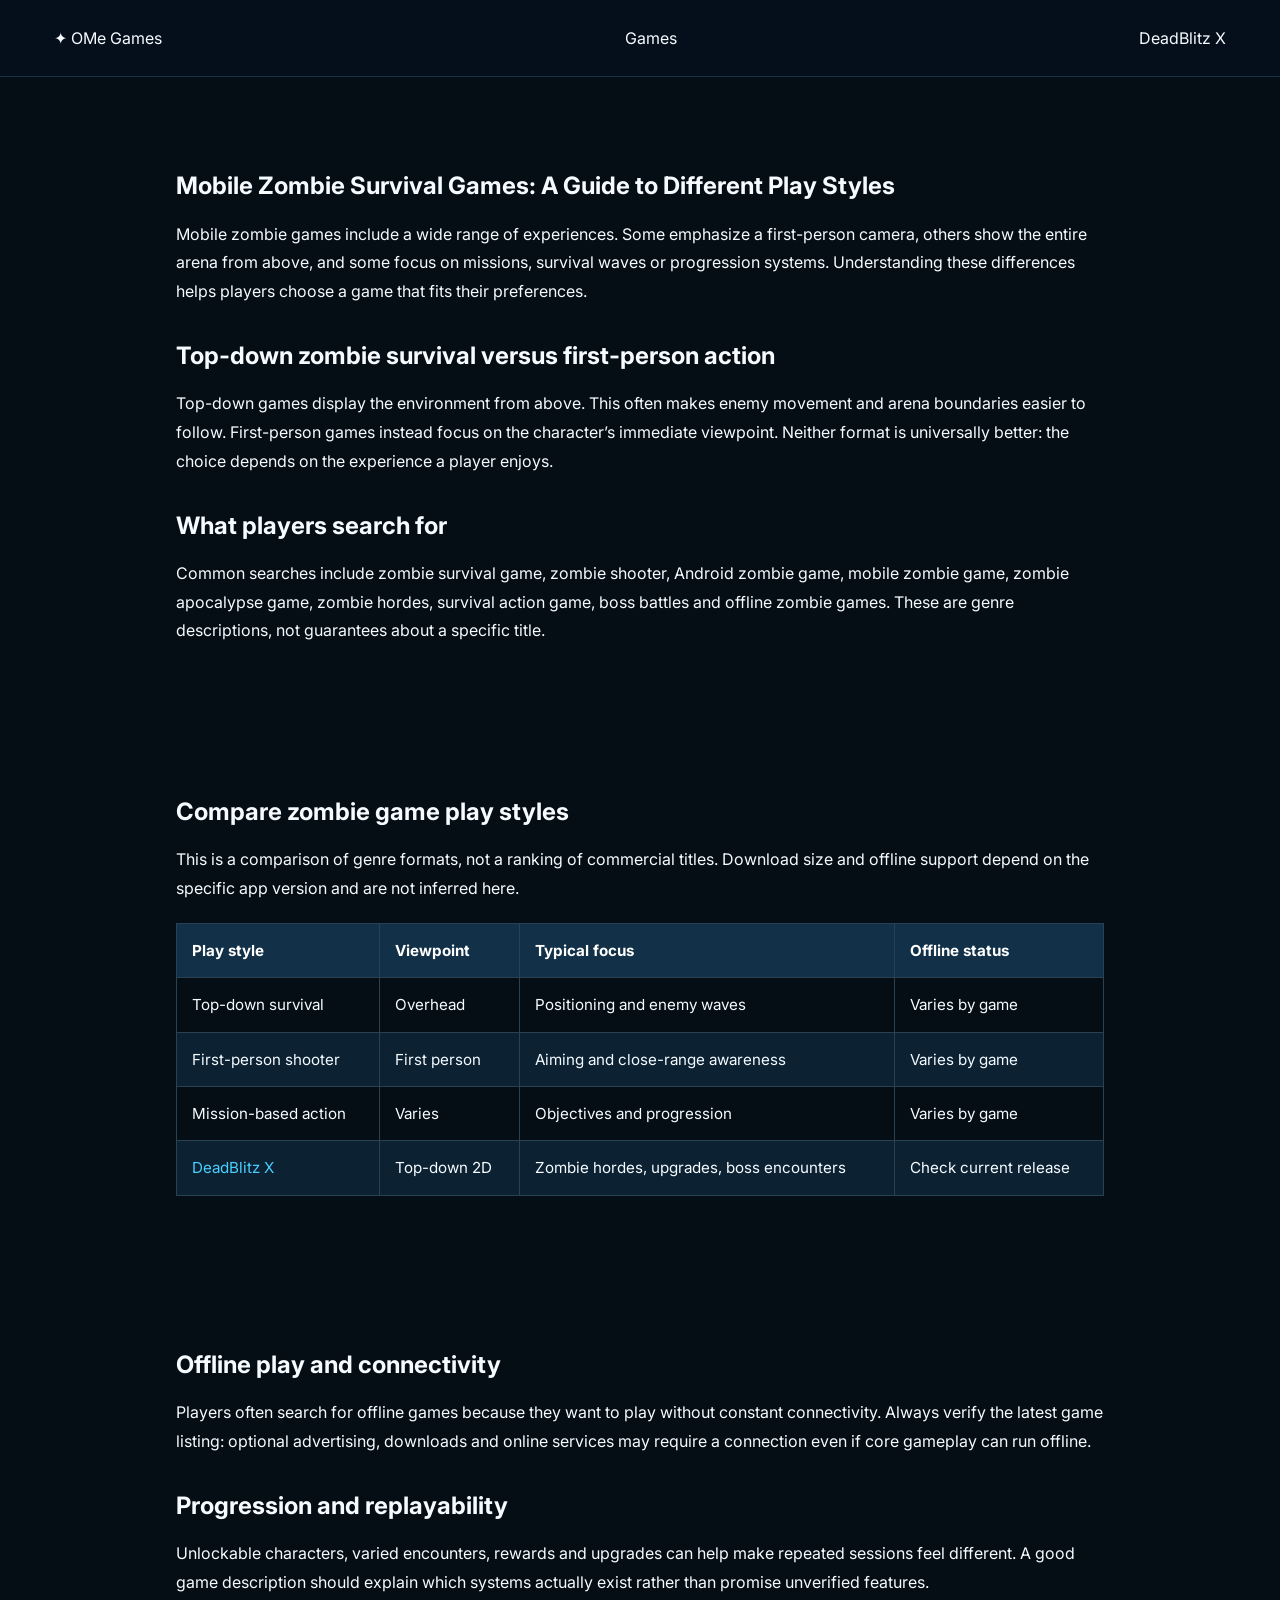
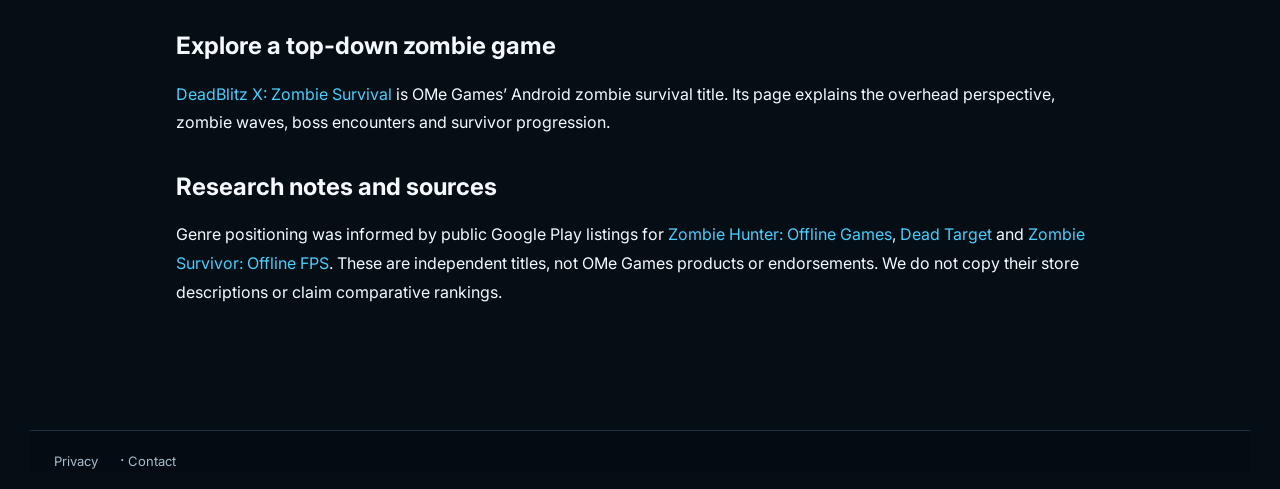
<file: guides/mobile-zombie-games.html>
<!DOCTYPE html>
<html lang="en"><head><meta charset="utf-8"/><meta content="width=device-width,initial-scale=1" name="viewport"/><title>Mobile Zombie Games: Genres and Features | OMe Games</title><meta content="Understand mobile zombie survival game genres, offline play, top-down action, FPS perspectives and progression features." name="description"/><link href="https://ome-games.github.io/guides/mobile-zombie-games.html" rel="canonical"/><link href="../style.css" rel="stylesheet"/></head><body><header><nav class="wrap"><a href="../index.html">✦ OMe Games</a>   <a href="../games/index.html">Games</a>   <a href="../games/deadblitz-x.html">DeadBlitz X</a></nav></header><main class="wrap"><article class="long-article"><h1>Mobile Zombie Survival Games: A Guide to Different Play Styles</h1><p>Mobile zombie games include a wide range of experiences. Some emphasize a first-person camera, others show the entire arena from above, and some focus on missions, survival waves or progression systems. Understanding these differences helps players choose a game that fits their preferences.</p><h2>Top-down zombie survival versus first-person action</h2><p>Top-down games display the environment from above. This often makes enemy movement and arena boundaries easier to follow. First-person games instead focus on the character’s immediate viewpoint. Neither format is universally better: the choice depends on the experience a player enjoys.</p><h2>What players search for</h2><p>Common searches include zombie survival game, zombie shooter, Android zombie game, mobile zombie game, zombie apocalypse game, zombie hordes, survival action game, boss battles and offline zombie games. These are genre descriptions, not guarantees about a specific title.</p><section><h2>Compare zombie game play styles</h2><p>This is a comparison of genre formats, not a ranking of commercial titles. Download size and offline support depend on the specific app version and are not inferred here.</p><table class="comparison"><thead><tr><th>Play style</th><th>Viewpoint</th><th>Typical focus</th><th>Offline status</th></tr></thead><tbody><tr><td>Top-down survival</td><td>Overhead</td><td>Positioning and enemy waves</td><td>Varies by game</td></tr><tr><td>First-person shooter</td><td>First person</td><td>Aiming and close-range awareness</td><td>Varies by game</td></tr><tr><td>Mission-based action</td><td>Varies</td><td>Objectives and progression</td><td>Varies by game</td></tr><tr><td><a href="../games/deadblitz-x.html">DeadBlitz X</a></td><td>Top-down 2D</td><td>Zombie hordes, upgrades, boss encounters</td><td>Check current release</td></tr></tbody></table></section><h2>Offline play and connectivity</h2><p>Players often search for offline games because they want to play without constant connectivity. Always verify the latest game listing: optional advertising, downloads and online services may require a connection even if core gameplay can run offline.</p><h2>Progression and replayability</h2><p>Unlockable characters, varied encounters, rewards and upgrades can help make repeated sessions feel different. A good game description should explain which systems actually exist rather than promise unverified features.</p><h2>Explore a top-down zombie game</h2><p><a href="../games/deadblitz-x.html">DeadBlitz X: Zombie Survival</a> is OMe Games’ Android zombie survival title. Its page explains the overhead perspective, zombie waves, boss encounters and survivor progression.</p><h2>Research notes and sources</h2><p>Genre positioning was informed by public Google Play listings for <a href="https://play.google.com/store/apps/details?id=zombie.survival.dead.shooting">Zombie Hunter: Offline Games</a>, <a href="https://play.google.com/store/apps/details?id=com.vng.g6.a.zombie">Dead Target</a> and <a href="https://play.google.com/store/apps/details?id=com.onemb.zombies.survival">Zombie Survivor: Offline FPS</a>. These are independent titles, not OMe Games products or endorsements. We do not copy their store descriptions or claim comparative rankings.</p></article></main><footer class="wrap"><p><a href="../privacy.html">Privacy</a> · <a href="../contact.html">Contact</a></p></footer></body></html>
</file>
<file: style.css>
@import url('https://fonts.googleapis.com/css2?family=Inter:wght@400;500;600;700;800;900&display=swap');:root{color-scheme:dark;--bg:#050d15;--panel:#0b1a29;--line:#1c3346;--blue:#05b6f8;--text:#f6fbff;--muted:#a7b9c9}*{box-sizing:border-box}html{scroll-behavior:smooth}body{margin:0;background:var(--bg);color:var(--text);font:16px/1.65 Inter,system-ui,sans-serif}a{color:inherit;text-decoration:none}a:hover{color:#62d8ff}.wrap{max-width:1220px;margin:auto;padding:0 24px}header{position:sticky;top:0;z-index:10;background:#06111ceF;border-bottom:1px solid #193348;backdrop-filter:blur(18px)}nav{min-height:76px;display:flex;align-items:center;justify-content:space-between;gap:20px}.logo{font-size:27px;font-weight:900;letter-spacing:-2px}.logo b{color:var(--blue)}.logo small{display:block;font-size:9px;letter-spacing:6px;line-height:1;margin-top:-5px;color:#67d7ff}.links{display:flex;align-items:center;gap:26px;font-size:13px;font-weight:700}.btn{display:inline-block;background:linear-gradient(135deg,#00c3fa,#007deb);color:white!important;border:1px solid #23d0ff;border-radius:9px;padding:12px 22px;font-weight:800;font-size:13px;box-shadow:0 9px 35px #008bde32}.btn.ghost{background:#07132099;border-color:#496278;box-shadow:none}.hero{position:relative;min-height:575px;overflow:hidden;background:radial-gradient(circle at 75% 50%,#173e55,#071522 52%,#040c13)}.hero:before{content:'';position:absolute;inset:0;background:linear-gradient(90deg,#06111c 5%,#06111cef 39%,#06111c26 78%),url('assets/hero.webp') right center/auto 100% no-repeat;opacity:.95}.hero .wrap{position:relative;min-height:575px;display:flex;flex-direction:column;justify-content:center}.eyebrow{color:#42c9ff;letter-spacing:3px;text-transform:uppercase;font-weight:800;font-size:12px}.hero h1{font-size:clamp(44px,5.6vw,76px);letter-spacing:-4px;line-height:1.08;max-width:740px;margin:16px 0}.accent{color:#25c4ff}.hero p{max-width:520px;color:#d6e5f0;font-size:17px}.actions{display:flex;gap:13px;flex-wrap:wrap;margin-top:24px}.stats{display:flex;gap:34px;flex-wrap:wrap;margin-top:64px;font-size:12px;color:#b7d0df}.stats strong{display:block;color:white;font-size:15px}section{padding:85px 0}.center{text-align:center}.section-title{font-size:clamp(30px,3.5vw,46px);line-height:1.2;letter-spacing:-1.6px;margin:0 0 12px}.sub{color:var(--muted);margin:0 auto 34px;max-width:660px}.cards{display:grid;grid-template-columns:repeat(2,minmax(0,1fr));gap:24px}.game{border:1px solid var(--line);background:linear-gradient(180deg,#0c2030,#07131f);border-radius:18px;overflow:hidden;box-shadow:0 15px 45px #0005}.game .art{height:270px;background-position:center;background-size:cover;position:relative}.game .art:after{content:'';position:absolute;inset:50% 0 0;background:linear-gradient(transparent,#07131f)}.game .body{padding:25px}.game h3{font-size:24px;letter-spacing:-.8px;margin:0 0 9px}.game p{color:var(--muted);margin:0 0 18px}.tags{display:flex;gap:7px;flex-wrap:wrap;margin:14px 0 20px}.tags span{border:1px solid #234961;background:#0b2b43;border-radius:20px;padding:3px 11px;font-size:11px}.buttons{display:flex;gap:12px;flex-wrap:wrap}.features{display:grid;grid-template-columns:repeat(4,1fr);gap:16px}.feature{padding:25px;border:1px solid var(--line);border-radius:14px;background:#0a1a28}.feature .symbol{font-size:29px}.feature h3{margin:9px 0}.feature p{color:var(--muted);font-size:14px;margin:0}.banner{border-radius:22px;padding:68px 25px;text-align:center;background:linear-gradient(90deg,#07111caa,#07111c66),url('assets/world.webp') center/cover;border:1px solid #285067}.banner p{color:#e3edf7}.pagehero{padding:75px 0 60px;background:radial-gradient(circle at 80% 30%,#123a50,#06121e 70%)}.pagehero h1{font-size:clamp(38px,5vw,62px);line-height:1.1;letter-spacing:-2px;margin:12px 0}.pagehero p{max-width:700px;color:#bfd1e1}.detail{display:grid;grid-template-columns:1.2fr 1fr;gap:35px;align-items:center}.detail img{width:100%;border-radius:16px;border:1px solid #29516c}.detail li{margin:8px 0;color:#c3d4e2}.copy{max-width:860px;color:#c7d7e3}.copy h2{color:#fff;margin-top:35px}.copy a{color:#55caff;text-decoration:underline}footer{border-top:1px solid var(--line);background:#040b12;padding:48px 0;color:#a6bbcb}footer .foot{display:flex;justify-content:space-between;gap:25px;flex-wrap:wrap}footer a{margin-right:18px;font-size:13px}.fine{font-size:12px;color:#8298aa;margin-top:28px}.faq{max-width:850px;margin:20px auto}.faq details{border-bottom:1px solid var(--line);padding:16px}.faq summary{font-weight:700;cursor:pointer}.faq p{color:var(--muted)}@media(max-width:760px){nav{min-height:65px}.links{gap:12px;flex-wrap:wrap;justify-content:flex-end;font-size:11px}.links a:nth-child(3),.links a:nth-child(4){display:none}.hero,.hero .wrap{min-height:600px}.hero:before{background:linear-gradient(0deg,#06111c 6%,#06111caa 58%,#06111c33),url('assets/hero.webp') center top/auto 68% no-repeat}.hero .wrap{justify-content:flex-end;padding-bottom:38px}.hero h1{letter-spacing:-2px}.stats{margin-top:36px;gap:15px}.cards,.detail{grid-template-columns:1fr}.features{grid-template-columns:repeat(2,1fr)}section{padding:58px 0}.game .art{height:220px}}@media(max-width:420px){.links a:nth-child(2){display:none}.features{grid-template-columns:1fr 1fr}.feature{padding:14px}}
.game-hero{min-height:440px;background-position:center;background-size:cover;display:flex;align-items:end;padding:95px 0 60px}.game-hero h1{font-size:clamp(38px,6vw,68px);max-width:780px;line-height:1.06;margin:18px 0}.game-hero p{max-width:660px;font-size:18px;color:#e1eaf2;line-height:1.7}.article-layout{display:grid;grid-template-columns:minmax(0,1fr) 290px;gap:55px;align-items:start}.article-layout .copy{max-width:none}.article-layout .copy p{line-height:1.9;font-size:16px;margin:16px 0;color:#c7d7e3}.article-layout .copy h2{font-size:clamp(24px,3vw,34px);line-height:1.2;margin:50px 0 20px}.article-layout .copy h3{margin-top:28px}.article-layout .lead{font-size:19px!important;color:#fff!important}.article-side{position:sticky;top:95px;background:#0c1b2b;border:1px solid #23384b;padding:18px;border-radius:16px}.article-side img{width:100%;border-radius:10px}.article-side p{line-height:1.6;color:#b3c8d9}.article-side .muted{font-size:12px}.catalog-intro{padding:100px 0 40px;background:radial-gradient(ellipse at top,#173d59,#06111c 65%)}.catalog-intro h1{font-size:clamp(38px,6vw,64px);margin:14px}.catalog-image{width:100%;height:280px;object-fit:cover;display:block}.catalog-intro .sub{margin:0 auto;max-width:720px}@media(max-width:800px){.article-layout{grid-template-columns:1fr}.article-side{position:static}.game-hero{min-height:380px}}

.faq-expanded{margin-top:2.5rem}.faq-expanded details{margin:.7rem 0;border:1px solid #244058;border-radius:12px;padding:1rem;background:#0a1b2a}.faq-expanded summary{cursor:pointer;font-weight:700;color:#e9f8ff}.faq-expanded details p{margin:.8rem 0 0;line-height:1.7}.long-article{max-width:850px;margin:4rem auto;padding:1rem;line-height:1.85}.long-article h2{margin-top:2rem}

/* Guide enhancements */
.long-article{max-width:960px;margin:60px auto 90px;line-height:1.8}.long-article h1{line-height:1.12}.long-article section{margin:32px 0}.long-article h2{margin:28px 0 12px}.long-article p{margin:0 0 17px}.long-article a,.related a{color:#49cfff}.comparison{width:100%;border-collapse:collapse;margin:20px 0 30px;display:table;font-size:.95rem}.comparison th,.comparison td{padding:13px 15px;border:1px solid #294253;text-align:left}.comparison th{background:#123047;color:#fff}.comparison tr:nth-child(even){background:#0c2233}@media(max-width:650px){.comparison{font-size:.78rem}.comparison th,.comparison td{padding:7px 6px}.long-article{margin:32px auto}}
</file>
